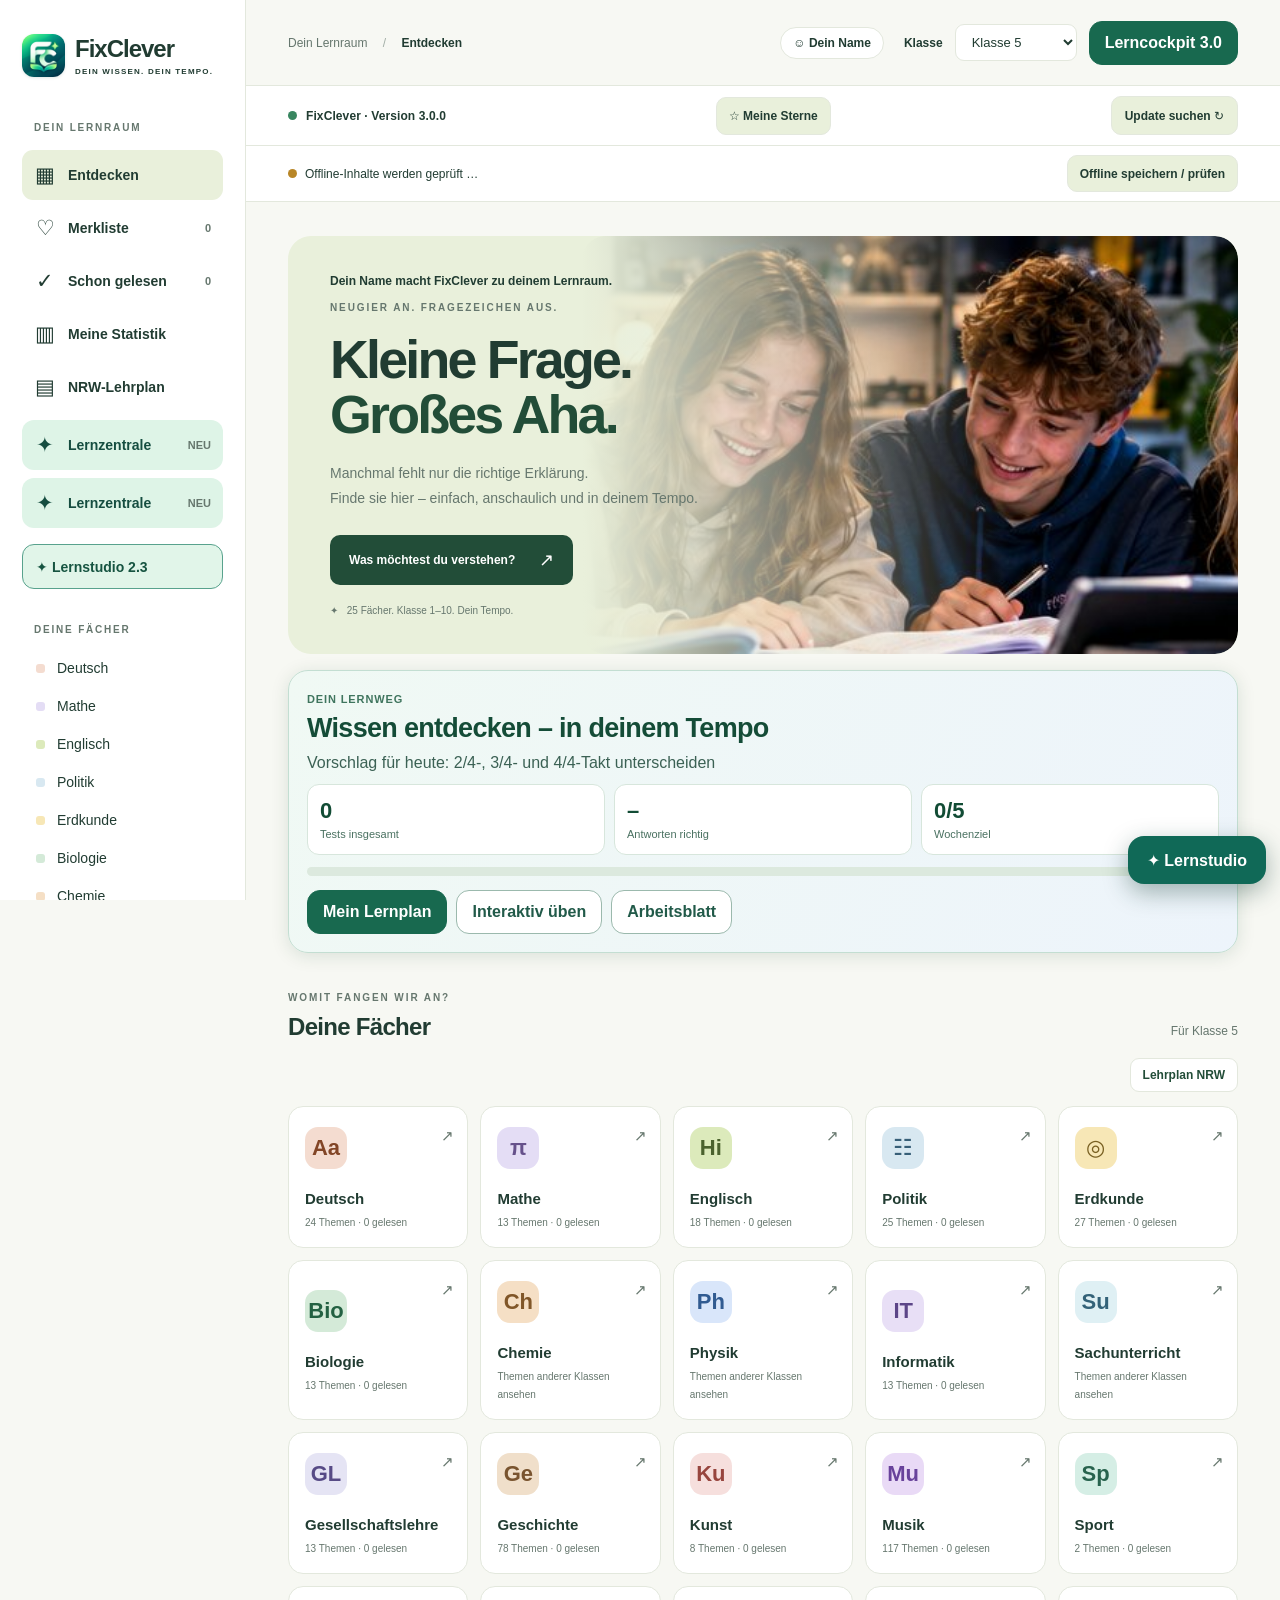
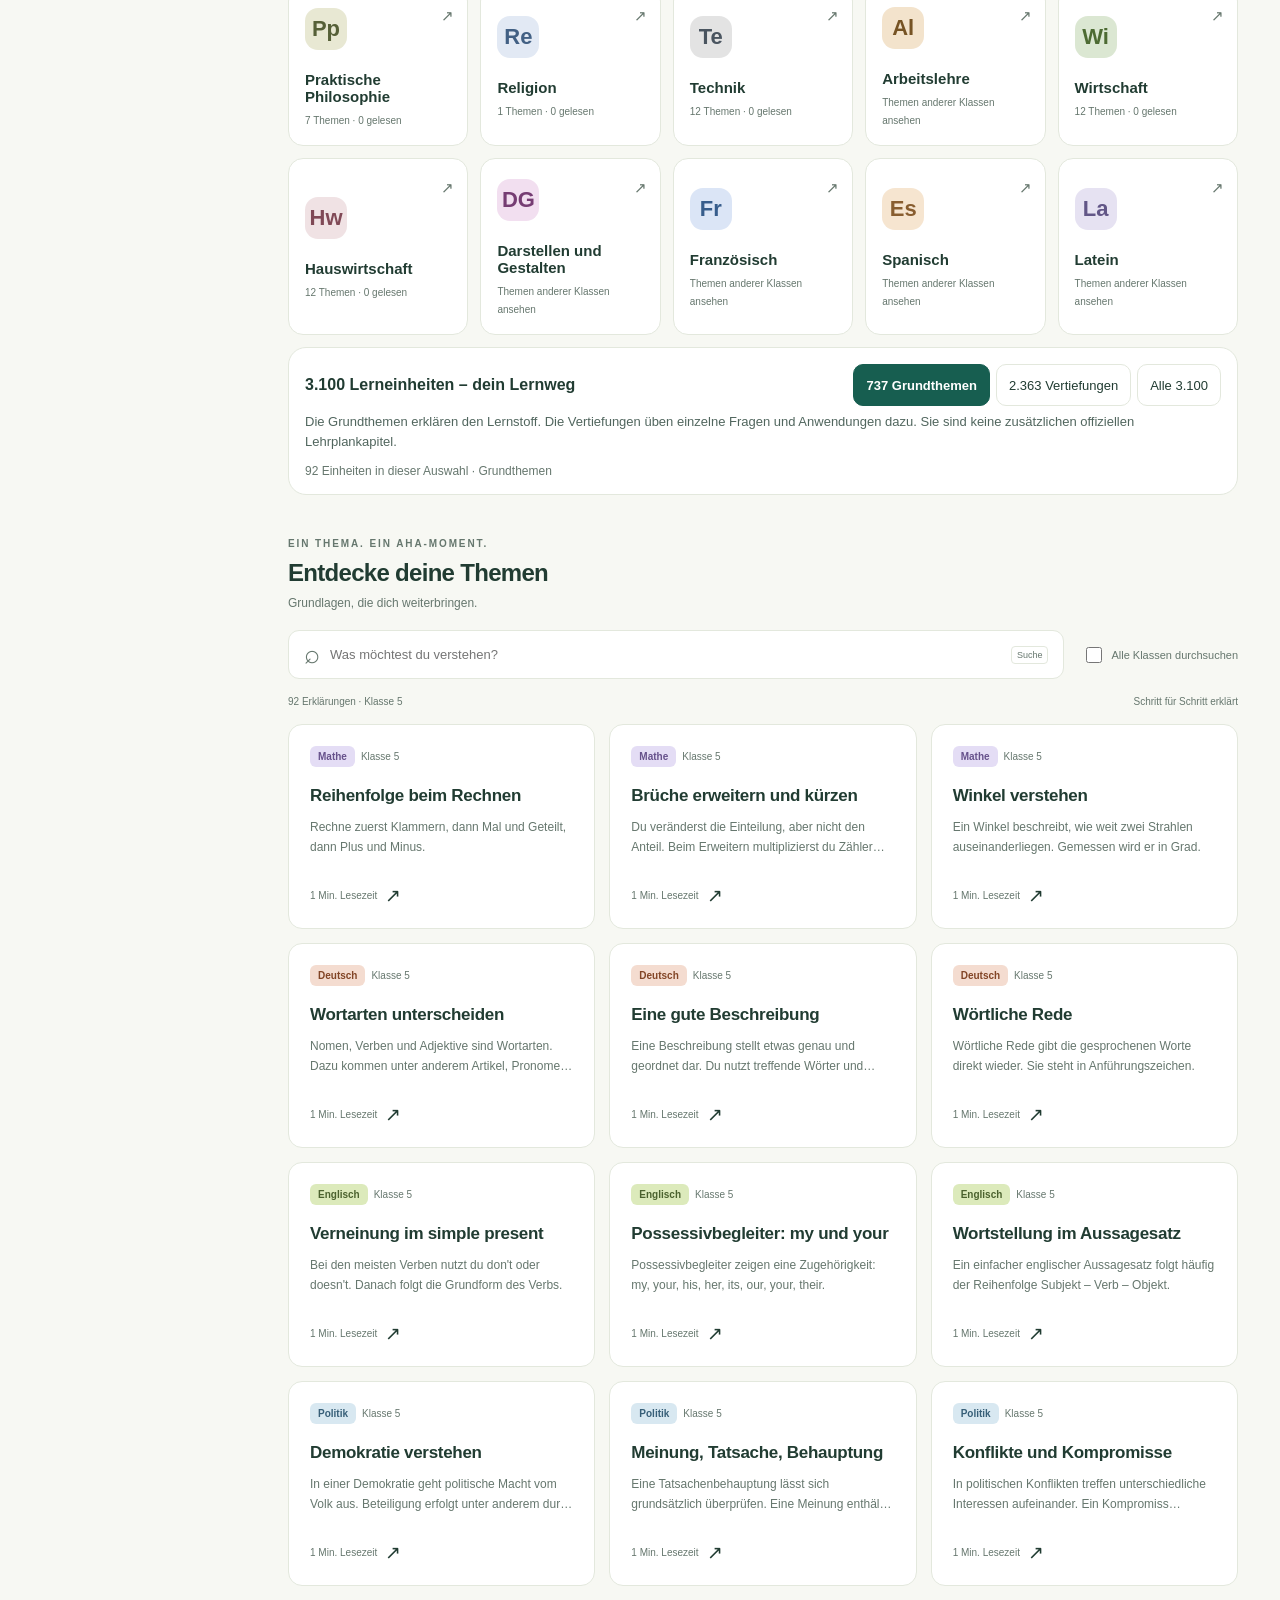
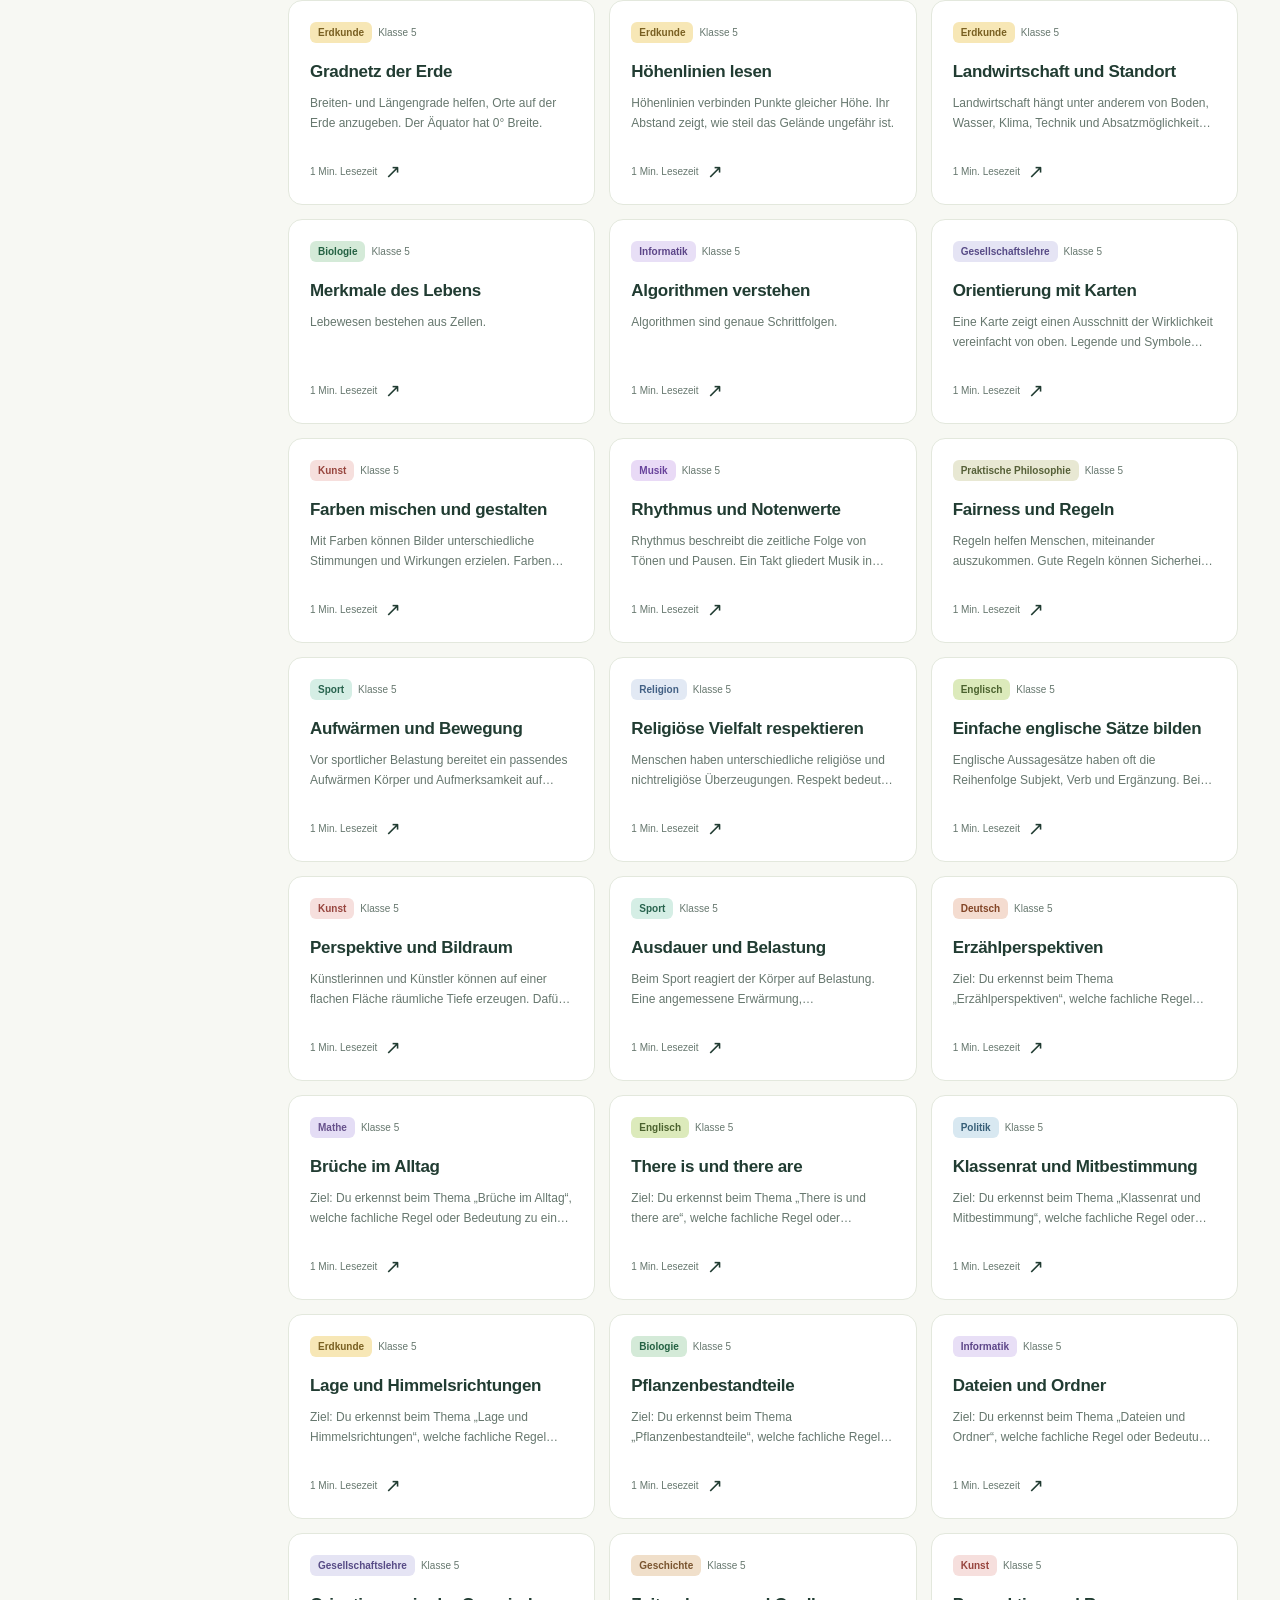
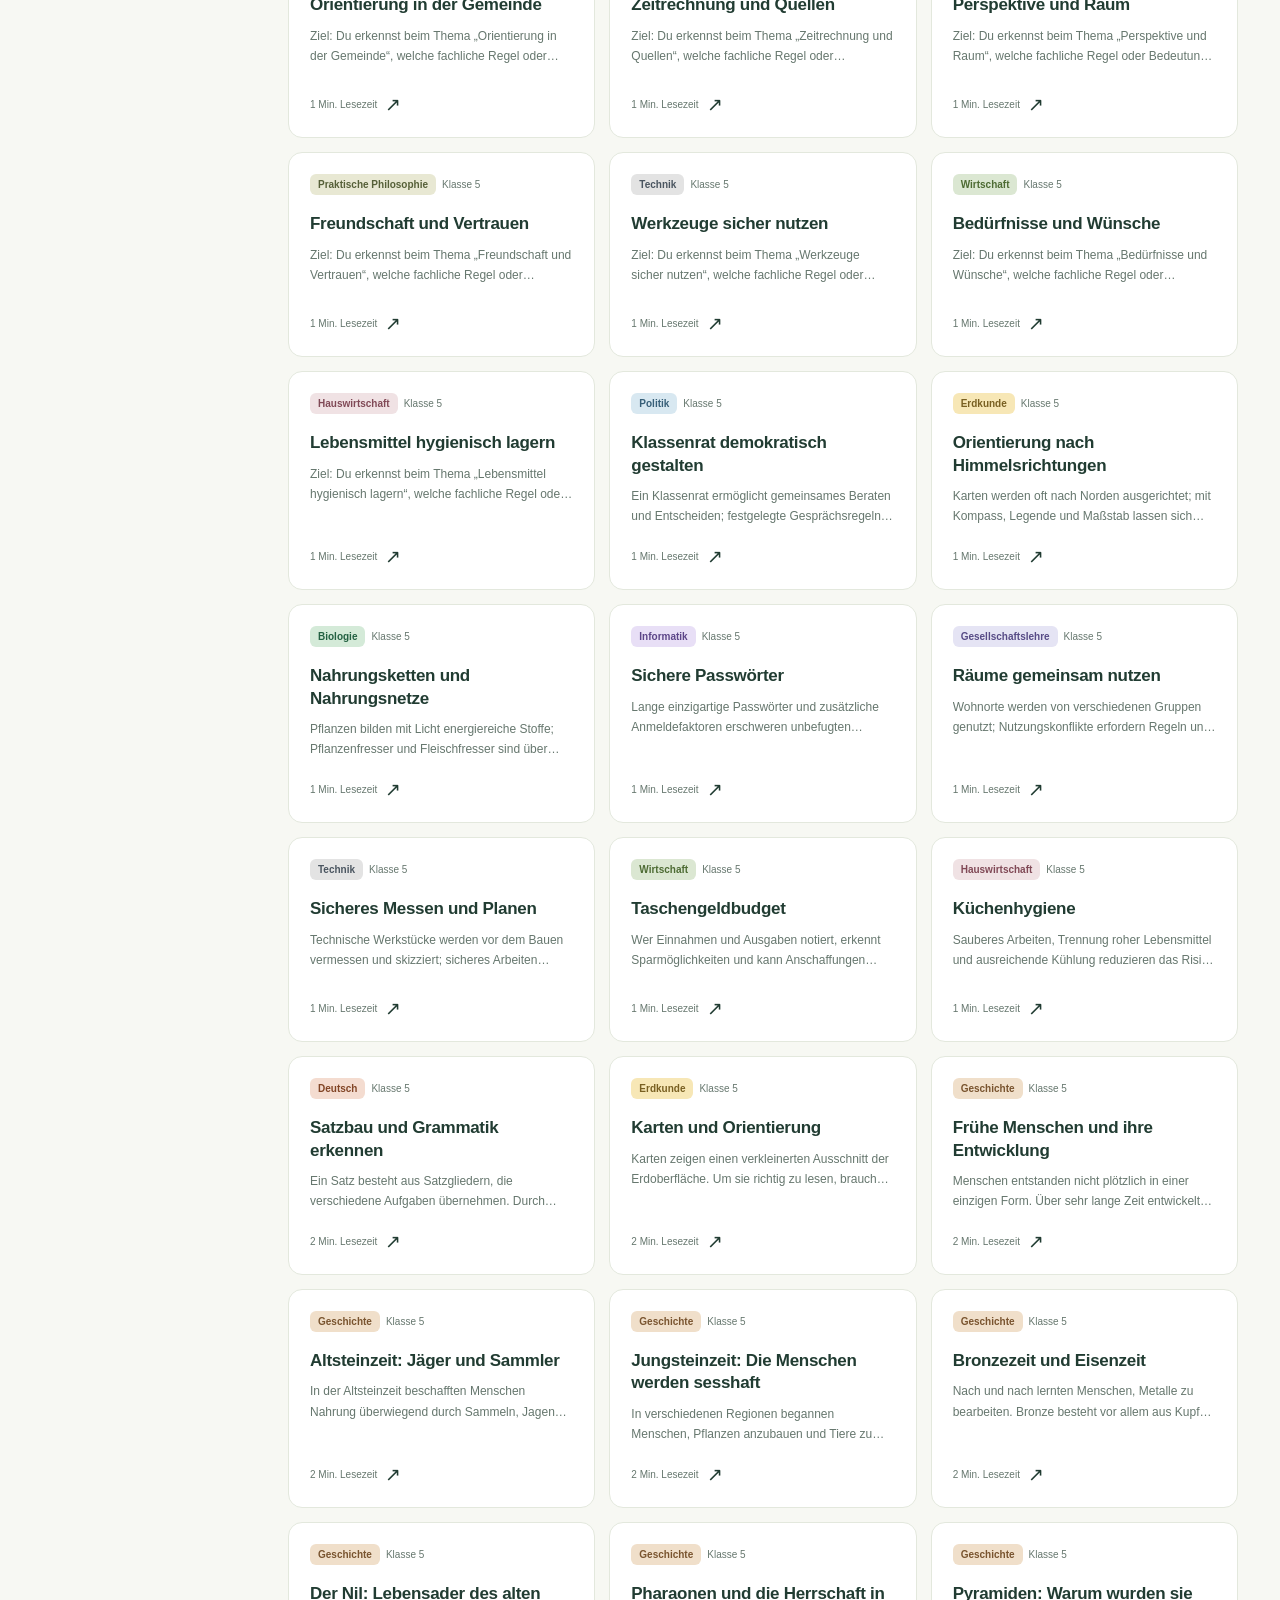
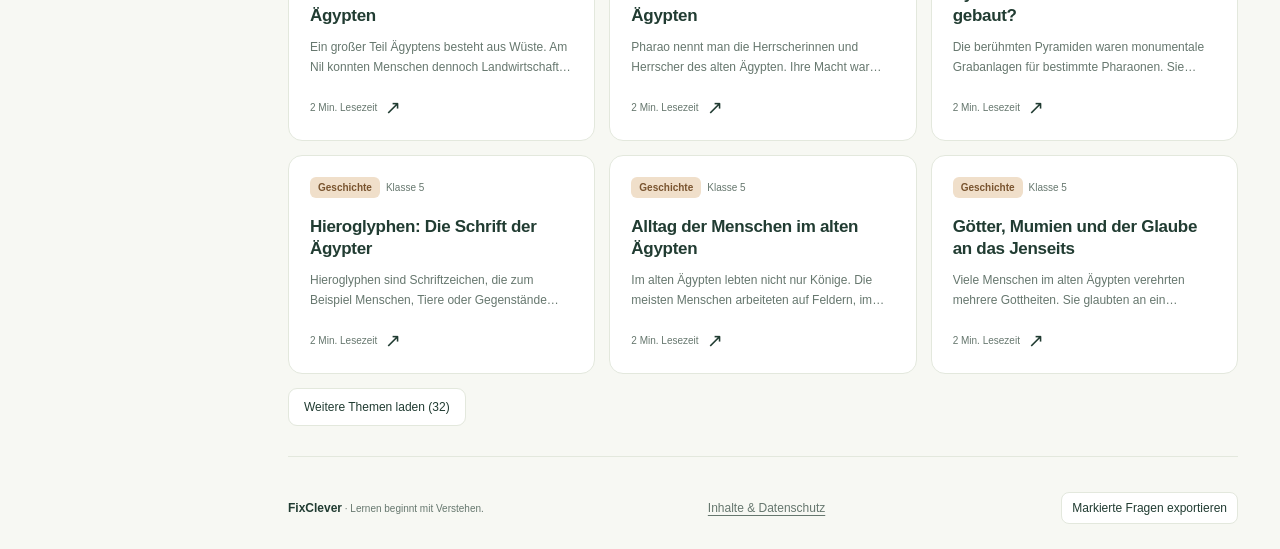
<file: index.html>
<!doctype html>
<html lang="de"><head><meta charset="utf-8"><meta name="viewport" content="width=device-width,initial-scale=1"><meta name="fixclever-version" content="2.3.3"><meta name="theme-color" content="#f5f6f0"><meta name="description" content="FixClever: 3.100 Lerneinheiten mit 737 Grundthemen in 25 Fächern, verständliche Erklärungen, fünf Beispiele, zehn Testfragen und individuelle Lernstatistik. NRW-orientierte Lernhilfe; keine amtlich zertifizierte Vollständigkeit."><title>FixClever · Verstehen macht den Unterschied</title><link rel="icon" href="./icon.svg?v=2.3.3" type="image/svg+xml"><link rel="icon" href="./favicon-32.png?v=2.3.3" type="image/png" sizes="32x32"><link rel="apple-touch-icon" sizes="180x180" href="./apple-touch-icon.png?v=2.3.3"><link rel="manifest" href="./manifest.webmanifest?v=2.3.3"><meta name="apple-mobile-web-app-capable" content="yes"><meta name="apple-mobile-web-app-status-bar-style" content="default"><meta name="apple-mobile-web-app-title" content="FixClever"><link rel="stylesheet" href="style.css?v=2.3.3"><style>
/* Zusätzliche Fächer bleiben auf kleinen Displays erreichbar. */
.sidebar{overflow-y:auto;overscroll-behavior:contain}.sidebar-bottom{flex-shrink:0;padding-bottom:18px}
.subject-card{min-width:0}.subject-card small{line-height:1.4}
.fix-subject-note{margin:12px 0 0;color:var(--muted);font-size:13px}
.fix-subject-controls{display:flex;gap:10px;flex-wrap:wrap;margin:10px 0 20px}
.fix-subject-controls button{border:1px solid var(--border);background:var(--surface);border-radius:999px;padding:10px 14px;font-weight:650}
.fix-subject-controls button:focus-visible{outline:3px solid #8273d1}
@media(max-width:800px){.sidebar{overflow:visible}.subjects{grid-template-columns:repeat(2,minmax(0,1fr))}}
@media(max-width:470px){.subjects{grid-template-columns:repeat(2,minmax(0,1fr))}.subject-card{padding:14px}}
</style><style>
/* FixClever 2.3.3: mobile-friendly curriculum overview */
.nrw-intro-action{display:flex;justify-content:flex-end;margin:4px 0 14px}.nrw-header-link{font-size:12px;font-weight:700;white-space:nowrap;color:var(--accent);background:var(--surface);border:1px solid var(--border);border-radius:9px;padding:9px 12px}
.nrw-sheet{max-width:1050px;margin:0 auto;padding-bottom:48px}
.nrw-heading{font-size:clamp(30px,4vw,48px);margin:15px 0 12px}
.nrw-sheet>p{line-height:1.7;color:var(--muted)}
.nrw-sheet h2{margin:28px 0 8px;font-size:22px}
.nrw-numbers{display:grid;grid-template-columns:repeat(3,minmax(0,1fr));gap:12px;margin:24px 0}
.nrw-numbers>div{background:var(--surface);border:1px solid var(--border);border-radius:15px;padding:17px;display:grid;gap:7px}
.nrw-numbers strong{font-size:24px}.nrw-numbers span{color:var(--muted);font-size:12px}
.nrw-sources,.nrw-entries{display:grid;grid-template-columns:repeat(2,minmax(0,1fr));gap:9px;margin:13px 0}
.nrw-source,.nrw-entry{border:1px solid var(--border);border-radius:12px;background:var(--surface);padding:13px 15px}
.nrw-source{display:block;text-decoration:none}.nrw-source:hover{text-decoration:underline}.nrw-source span,.nrw-entry small{display:block;color:var(--muted);font-size:12px;margin-top:5px}
.nrw-entry strong{font-size:15px}.nrw-entry p{margin:7px 0;color:var(--muted);font-size:13px}
.nrw-entry button{background:var(--hero);border:0;padding:8px 12px;border-radius:7px;margin-top:7px}
.nrw-filter-label{margin-right:8px;font-weight:650;font-size:13px}
@media(max-width:800px){.nrw-sources,.nrw-entries{grid-template-columns:1fr}.nrw-numbers{grid-template-columns:1fr}}
@media(max-width:560px){.nrw-header-link{font-size:11px;padding:7px}.top-actions{gap:6px}.nrw-sheet h2{font-size:19px}}
</style><style>
/* FixClever 2.3.3: Kontrastkorrektur für das dunkle Design ab Klasse 8. */
body[data-theme="senior"]{color:#F2F5FC;background:var(--bg)}
body[data-theme="senior"] .brand,
body[data-theme="senior"] .breadcrumb strong,
body[data-theme="senior"] h1,
body[data-theme="senior"] h2,
body[data-theme="senior"] h3,
body[data-theme="senior"] .subject-card strong,
body[data-theme="senior"] .lesson-card h3,
body[data-theme="senior"] .section-heading h2,
body[data-theme="senior"] #hero-title,
body[data-theme="senior"] .reader-body,
body[data-theme="senior"] .stats-shell,
body[data-theme="senior"] #nrw-curriculum{color:#F2F5FC}
body[data-theme="senior"] #hero-title em{color:#C5B7FF}
body[data-theme="senior"] .subject-card,
body[data-theme="senior"] .lesson-card,
body[data-theme="senior"] .stats-panel,
body[data-theme="senior"] .question-box{color:#F2F5FC}
body[data-theme="senior"] .small-muted,
body[data-theme="senior"] .subject-card small,
body[data-theme="senior"] .lesson-card small,
body[data-theme="senior"] .hero-note,
body[data-theme="senior"] .hero-description,
body[data-theme="senior"] #hero-description{color:#C8D2E3}
body[data-theme="senior"] .subject-icon{color:var(--tile-ink)}
body[data-theme="senior"] .reader-meta,
body[data-theme="senior"] .reader-body p,
body[data-theme="senior"] .reader-end p{color:inherit}
body[data-theme="senior"] .reader-end p{color:#C8D2E3}
body[data-theme="senior"] .eyebrow{color:#C8D2E3}
body[data-theme="senior"] .nav-button,
body[data-theme="senior"] .side-subject{color:#F2F5FC}
body[data-theme="senior"] .nav-button.active{color:#F2F5FC}

/* Version und Update auf dem iPhone dauerhaft sichtbar. */
.fc-update-bar{box-sizing:border-box;display:flex;align-items:center;justify-content:space-between;gap:12px;flex-wrap:wrap;padding:10px 42px;border-bottom:1px solid var(--border);background:var(--surface);color:var(--ink)}
.fc-update-details{display:flex;align-items:center;gap:9px;font-size:12px;letter-spacing:.1px}
.fc-update-dot{display:inline-block;width:9px;height:9px;border-radius:100%;background:#388660;flex:none}
.fc-update-actions{display:flex;align-items:center;justify-content:flex-end;gap:10px;flex-wrap:wrap}
.fc-update-actions button{background:var(--hero);border:1px solid var(--border);color:var(--ink);border-radius:10px;font-weight:750;padding:9px 13px;font-size:12px;min-height:39px;touch-action:manipulation}
.fc-update-actions button:hover{border-color:var(--accent)}
.fc-update-actions button:disabled{opacity:.65;cursor:wait}
#fc-update-open:not([hidden]){background:var(--accent);color:#192334}
#fc-update-message{font-size:11px;color:var(--muted);max-width:260px}
body[data-theme="senior"] .fc-update-dot{background:#A5E2B8}
body[data-theme="senior"] #fc-update-open:not([hidden]){color:#182034}
@media(max-width:850px){.fc-update-bar{padding:10px 22px}}
@media(max-width:590px){.fc-update-bar{padding:10px 18px;gap:8px}.fc-update-details{font-size:11px}.fc-update-actions{gap:7px}.fc-update-actions button{font-size:11px;padding:8px 10px;min-height:36px}#fc-update-message{flex-basis:100%;order:3;max-width:none;text-align:right}}
@media print{.fc-update-bar{display:none!important}}
</style><style>
/* Neue Tests und Lernbelohnungen – responsive, hell/dunkel und barrierearm. */
.answer-options{display:grid;grid-template-columns:repeat(2,minmax(0,1fr));gap:10px}
.answer-option{min-width:0;overflow-wrap:anywhere;align-items:flex-start}
.option-letter{flex:none}
.fc-reward-open{font:inherit;font-size:12px;font-weight:750;border:1px solid var(--border);border-radius:10px;background:var(--hero);color:var(--ink);padding:9px 12px;min-height:38px;cursor:pointer}
.fc-reward-open:focus-visible,.fc-reward-close:focus-visible,.fc-reward-result-open:focus-visible{outline:3px solid var(--accent);outline-offset:2px}
.fc-reward-open:hover{border-color:var(--accent)}
#fc-rewards-dialog{width:min(580px,calc(100vw - 26px));max-height:min(86vh,780px);border:1px solid var(--border);border-radius:19px;box-shadow:0 20px 70px #0005;padding:23px;background:var(--surface);color:var(--ink);overflow:auto}
#fc-rewards-dialog::backdrop{background:#0a1225aa}
.fc-reward-head{display:flex;align-items:flex-start;justify-content:space-between;gap:15px}
.fc-reward-head h2{font-size:23px;line-height:1.22;margin:8px 0 18px;color:var(--ink)}
.fc-reward-close{border:1px solid var(--border);border-radius:10px;background:var(--soft);color:var(--ink);padding:9px 14px;cursor:pointer}
.fc-reward-big{border-radius:14px;background:var(--hero);padding:18px;margin-bottom:15px;color:var(--ink)}
.fc-reward-big strong{font-size:37px}.fc-reward-big strong span{color:#a17c17}
.fc-reward-big p{margin:5px 0 14px;font-weight:700}.fc-reward-big small{color:var(--muted)}
.fc-reward-progress{height:10px;overflow:hidden;background:var(--border);border-radius:20px;margin-bottom:8px}
.fc-reward-progress span{display:block;height:100%;background:var(--accent);border-radius:20px}
.fc-reward-note{font-size:13px;line-height:1.6;color:var(--muted)}
#fc-rewards-dialog h3{font-size:17px;color:var(--ink);margin:22px 0 12px}
#fc-rewards-dialog h3 small{color:var(--muted);font-weight:400}
.fc-reward-badges{display:grid;grid-template-columns:repeat(2,minmax(0,1fr));gap:10px}
.fc-reward-badge{border:1px solid var(--border);padding:12px;border-radius:12px;display:grid;gap:4px;min-width:0}
.fc-reward-badge span{font-size:23px;color:#ad8726}.fc-reward-badge strong{font-size:13px;color:var(--ink)}.fc-reward-badge small{font-size:11px;color:var(--muted);line-height:1.5}
.fc-reward-badge.locked{opacity:.55}.fc-reward-done{margin-top:18px;width:100%}
.fc-result-reward,.fc-reward-stat{padding:15px 18px;border:1px solid var(--border);border-radius:12px;background:var(--soft);margin:18px 0;color:var(--ink)}
.fc-result-reward strong,.fc-reward-stat strong{display:block;font-size:18px;color:var(--ink)}
.fc-result-reward p{font-size:13px;margin:5px 0 12px;color:var(--muted)}
.fc-result-reward button,.fc-reward-stat button{border:0;background:transparent;text-decoration:underline;color:var(--ink);font:inherit;font-size:12px;cursor:pointer;margin-top:8px}
.fc-reward-stat{display:flex;align-items:center;justify-content:space-between;gap:8px;flex-wrap:wrap;margin-bottom:16px;font-size:12px}
@media(max-width:670px){.answer-options{grid-template-columns:1fr}.fc-reward-badges{grid-template-columns:repeat(2,minmax(0,1fr))}.fc-reward-open{font-size:11px}.fc-reward-big strong{font-size:31px}}
@media(max-width:440px){.fc-reward-head h2{font-size:20px}.fc-reward-badges{grid-template-columns:1fr}.fc-reward-open{padding:8px 10px}}
@media print{.fc-reward-open,#fc-rewards-dialog,.fc-result-reward{display:none!important}}

</style><style>
/* FixClever 2.3.3: Jugendliche statt Eulenmaskottchen, responsives Startmotiv. */
.hero{isolation:isolate}
.hero-copy{position:relative;z-index:2}
.fc15-youth-photo{position:absolute;z-index:1;inset:0 0 0 auto;width:69%;border-radius:inherit;pointer-events:none;
background-image:linear-gradient(to right,var(--hero) 0%,rgba(0,0,0,0) 65%),url("[data-uri]");
background-size:cover,cover;background-position:center,center center;background-repeat:no-repeat}
body[data-theme="senior"] .fc15-youth-photo{opacity:.92}
.fc15-intro{font-size:11px;color:var(--muted);margin:4px 0 13px}
.fc15-examples ol{list-style:none;padding:0;counter-reset:case;display:grid;grid-template-columns:1fr;gap:12px}
.fc15-examples li{counter-increment:case;padding:12px 14px 12px 48px;background:var(--surface);border:1px solid var(--border);border-radius:12px;position:relative;line-height:1.6;overflow-wrap:anywhere}
.fc15-examples li::before{content:counter(case);position:absolute;left:12px;top:11px;background:var(--accent);color:var(--bg);border-radius:50%;height:27px;width:27px;display:grid;place-items:center;font-size:12px;font-weight:bold}
body[data-theme="senior"] .fc15-examples li::before{color:#162033}
@media(max-width:850px){.fc15-youth-photo{width:72%;opacity:.7}}
@media(max-width:590px){.fc15-youth-photo{width:100%;opacity:.28;background-position:center center}.hero-copy{max-width:100%}.hero h1{max-width:260px}.fc15-examples li{padding:13px 12px 13px 43px}}
@media print{.fc15-youth-photo{display:none}}

body[data-theme="senior"] .hero-copy h1,body[data-theme="senior"] .hero-copy h1 span{color:#F2F5FC}

body[data-theme="junior"] .hero-copy,body[data-theme="middle"] .hero-copy{color:var(--ink)}
</style><style>/* Zur fachlichen Nachprüfung markierbare Quizfragen. */
.fc16-flag{background:var(--surface);color:var(--ink);border:1px solid var(--border);padding:10px 12px;margin-top:14px;border-radius:10px;font-size:12px;font-weight:650}
.fc16-flag:focus-visible,.fc16-export:focus-visible{outline:3px solid #8273d1;outline-offset:2px}
.fc16-export{margin-left:12px;padding:8px 10px;border:1px solid var(--border);background:var(--surface);border-radius:8px;color:var(--ink);font-size:12px}
@media(max-width:590px){.fc16-flag{width:100%}.fc16-export{margin-left:0;margin-top:8px}}
@media print{.fc16-flag,.fc16-export{display:none!important}}
</style><style>
/* FixClever 2.3.3 – Offline-App: informative state, independent of color theme. */
.fc-offline-strip{display:flex;justify-content:space-between;align-items:center;gap:10px 16px;flex-wrap:wrap;padding:9px 42px;border-bottom:1px solid var(--border);background:var(--surface);color:var(--ink);font-size:12px}
.fc-offline-line{display:flex;align-items:center;gap:8px;min-width:0;flex:1}
.fc-offline-indicator{height:9px;width:9px;flex:none;border-radius:50%;background:#b88627}
.fc-offline-indicator[data-status="ready"]{background:#40966c}
.fc-offline-indicator[data-status="error"]{background:#c15e52}
.fc-offline-strip button{font:inherit;cursor:pointer;background:var(--hero);border:1px solid var(--border);color:var(--ink);border-radius:10px;padding:9px 12px;font-weight:700;min-height:37px}
.fc-offline-strip button:disabled{cursor:progress;opacity:.65}
body[data-theme="senior"] .fc-offline-strip{color:#f2f5fc}
body[data-theme="senior"] .fc-offline-strip button{color:#f2f5fc}
@media(max-width:850px){.fc-offline-strip{padding:10px 22px}}
@media(max-width:590px){.fc-offline-strip{padding:9px 18px;font-size:11px}.fc-offline-strip button{font-size:11px;padding:8px 11px}}
@media print{.fc-offline-strip{display:none!important}}
</style><style>

/* FixClever 2.3.3: Lernhilfen in ruhigen, gut lesbaren Farben – nicht ausschließlich farbcodiert. */
.fc-support{--fc-blue:#2863a6;--fc-green:#207b50;--fc-orange:#9d5d0c;--fc-red:#b04335;--fc-purple:#7552aa;color:var(--ink);margin:16px 0 25px;min-width:0;font-size:var(--reader-size,18px);line-height:1.7}
.fc-support *{box-sizing:border-box}
.fc-support-head{background:var(--surface);color:var(--ink);border:2px solid var(--border);border-radius:17px;padding:20px;margin-bottom:14px}
.fc-support-head h2{font-size:1.3em!important;margin:0 0 7px}
.fc-support-head p{margin:0 0 12px;line-height:1.6}
.fc-support-switches,.fc-reader-options{display:flex;flex-wrap:wrap;gap:8px;align-items:center}
.fc-support button{font:inherit;border-radius:11px;border:2px solid var(--border);padding:8px 13px;min-height:44px;background:var(--surface);color:var(--ink);cursor:pointer}
.fc-support button:focus-visible{outline:3px solid #f5a623;outline-offset:3px}
.fc-support button[aria-pressed="true"],.fc-support button.fc-primary{background:#235d89;color:#fff;border-color:#235d89;font-weight:750}
.fc-support button.fc-primary:disabled{opacity:.48;cursor:not-allowed}
.fc-reader-options{padding-top:12px;margin-top:12px;border-top:1px solid var(--border)}
.fc-support .fc-reader-options button{font-size:.81em;padding:7px 11px;min-height:40px}
.fc-support .fc-reader-options button[aria-pressed="true"]{background:#32586b;color:#fff}
.fc-stepper{display:flex;justify-content:space-between;gap:8px;align-items:center;margin:12px 0}
.fc-stepper .fc-step-count{font-size:.83em;font-weight:750;color:var(--ink)}
.fc-stepper button{font-size:.82em;padding:7px 9px;min-height:38px}
.fc-stepper button:disabled{opacity:.45;cursor:not-allowed}
.fc-guide-grid{display:grid;gap:14px}
.fc-guide-panel{border-radius:15px;padding:17px 19px;border:2px solid var(--border);background:var(--surface);color:var(--ink);min-width:0;overflow-wrap:anywhere}
.fc-guide-panel[data-tone="blue"]{border-inline-start:6px solid var(--fc-blue)}
.fc-guide-panel[data-tone="green"]{border-inline-start:6px solid var(--fc-green)}
.fc-guide-panel[data-tone="orange"]{border-inline-start:6px solid var(--fc-orange)}
.fc-guide-panel[data-tone="red"]{border-inline-start:6px solid var(--fc-red)}
.fc-guide-panel[data-tone="purple"]{border-inline-start:6px solid var(--fc-purple)}
.fc-guide-panel h3{font-size:1.08em;line-height:1.4;margin:0 0 10px!important;color:var(--ink)}
.fc-guide-panel p{font-size:1em!important;margin:9px 0!important;line-height:1.72!important;color:var(--ink)!important}
.fc-guide-panel .fc-eyebrow{font-size:.74em;font-weight:850;letter-spacing:.04em;display:block;margin:0 0 6px}
.fc-terms{display:grid;gap:9px;margin:8px 0}
.fc-term{border:1px solid var(--border);border-radius:10px;padding:11px;background:var(--hero);color:var(--ink)}
.fc-term strong{display:block;margin:0 0 4px}
.fc-term span{display:block;line-height:1.6}
.fc-arrow-line{display:flex;align-items:center;gap:8px;flex-wrap:wrap;margin:14px 0 4px}
.fc-arrow-line .fc-item{padding:9px 11px;border:2px solid var(--border);border-radius:10px;background:var(--surface);color:var(--ink);flex:1 1 135px}
.fc-arrow-line .fc-item:last-child{border-color:var(--fc-green)}
.fc-arrow-line .fc-arrow{font-size:1.35em;color:var(--ink);font-weight:800}
.fc-sample-pair{display:grid;grid-template-columns:1fr;gap:9px;margin:10px 0}
.fc-sample-pair > div{border:1px solid var(--border);border-radius:10px;padding:12px;background:var(--hero)}
.fc-sample-pair strong{display:block;margin-bottom:4px}
.fc-sample-pair p{margin:3px 0!important}
.fc-minitask{padding:14px;border:2px dashed var(--fc-purple);border-radius:12px;margin:12px 0}
.fc-minitask details{margin-top:10px}
.fc-minitask summary{cursor:pointer;font-weight:750;padding:9px 0;color:var(--ink)}
.fc-support .fc-studyline{border-bottom:2px dashed #7e8992;display:block;margin:8px 0 16px;padding-bottom:8px}
.fc-support[data-line="on"] .fc-guide-panel p:focus,.fc-support[data-line="on"] .fc-guide-panel p:active,.fc-support[data-line="on"] .fc-guide-panel .fc-reading-active{background:#fff1af!important;color:#1b2532!important;box-shadow:0 0 0 4px #fff1af;border-radius:2px}
.fc-support[data-line="on"] .fc-guide-panel p{cursor:pointer}
.fc-support[data-large="on"]{font-size:calc(var(--reader-size,18px) + 3px)}
.fc-support[data-space="on"] .fc-guide-panel p{line-height:2.05!important;letter-spacing:.035em;word-spacing:.11em}
.fc-tiny-note{font-size:.8em!important;line-height:1.6!important;margin:10px 0 0!important}
.fc-original-exp{border:1px solid var(--border);padding:12px 16px;margin:20px 0;border-radius:12px;background:var(--surface);color:var(--ink)}
.fc-original-exp summary{font-size:.95em;cursor:pointer;font-weight:700;padding:5px 0}
.fc-original-exp .explain-step{margin:10px 0}
.fc-guide-example-grid{display:grid;grid-template-columns:repeat(auto-fit,minmax(210px,1fr));gap:10px}
.fc-visual{border-radius:14px;border:2px solid var(--border);padding:13px;margin:14px 0;background:var(--hero);color:var(--ink);max-width:100%;overflow-x:auto}
.fc-visual h4{font-size:.92em;margin:0 0 9px}
.fc-numberline{display:grid;grid-template-columns:repeat(11,minmax(20px,1fr));gap:0;padding:14px 0 4px;min-width:300px}
.fc-numberline span{position:relative;text-align:center;border-top:3px solid #41596e;padding-top:12px;font-size:.76em;font-weight:700}
.fc-numberline span:before{content:'';height:10px;position:absolute;border-left:2px solid #41596e;left:50%;top:-6px}
.fc-numberline span.fc-mark{background:#b8e6cf;border-radius:8px;color:#114e36;outline:2px solid #267454}
.fc-fraction{display:flex;max-width:430px;margin:12px auto 5px;gap:2px;height:46px}
.fc-fraction div{flex:1;background:#f3f5f9;border:2px solid #64748b;border-radius:3px}
.fc-fraction div.fc-on{background:#4b92d6;border-color:#1f5c95}
.fc-grid-cells{display:grid;grid-template-columns:repeat(10,minmax(18px,1fr));gap:2px;max-width:330px;margin:8px auto}
.fc-grid-cells span{height:24px;border:1px solid #576579;background:#e6edf5}
.fc-grid-cells .fc-on{background:#4f9e76}
.fc-colored-sentence{display:flex;gap:8px;flex-wrap:wrap;margin:14px 0}
.fc-colored-sentence span{border-radius:9px;padding:7px 12px;background:#d3e5ff;color:#0c3e73;font-weight:750}
.fc-colored-sentence span:nth-child(2){background:#d8f0df;color:#185331}
.fc-colored-sentence span:nth-child(3){background:#ffebc8;color:#744708}
.fc-visual p{color:var(--ink)!important;line-height:1.5!important}
body[data-theme="senior"] .fc-support{--fc-blue:#77afff;--fc-green:#82e2ac;--fc-orange:#ffd282;--fc-red:#ff9b8e;--fc-purple:#ccb0ff}
body[data-theme="senior"] .fc-support .fc-guide-panel,body[data-theme="senior"] .fc-support .fc-support-head,body[data-theme="senior"] .fc-support .fc-original-exp{background:#192d41;color:#fff;border-color:#48617b}
body[data-theme="senior"] .fc-support .fc-guide-panel h3,body[data-theme="senior"] .fc-support .fc-guide-panel p,body[data-theme="senior"] .fc-support .fc-support-head p,body[data-theme="senior"] .fc-support .fc-support-head h2,body[data-theme="senior"] .fc-support .fc-original-exp{color:#f3f7ff!important}
body[data-theme="senior"] .fc-support .fc-term,body[data-theme="senior"] .fc-support .fc-sample-pair>div,body[data-theme="senior"] .fc-support .fc-visual,body[data-theme="senior"] .fc-support .fc-arrow-line .fc-item{background:#243e56;color:#f8fbff;border-color:#71869c}
body[data-theme="senior"] .fc-support .fc-step-count,body[data-theme="senior"] .fc-support .fc-minitask summary,body[data-theme="senior"] .fc-support .fc-eyebrow{color:#f8fbff}
body[data-theme="senior"] .fc-support button:not([aria-pressed="true"]):not(.fc-primary){background:#243e56;color:#f8fbff;border-color:#71869c}
body[data-theme="senior"] .fc-support .fc-visual p{color:#f8fbff!important}
@media(max-width:650px){.fc-support-head,.fc-guide-panel{padding:14px!important}.fc-support-switches button{flex:1 1 120px}.fc-guide-example-grid{grid-template-columns:1fr}.fc-support{margin-top:8px}.fc-stepper button{font-size:.74em}}
@media print{.fc-support-switches,.fc-reader-options,.fc-stepper{display:none!important}.fc-guide-panel[hidden]{display:block!important}.fc-original-exp{display:block!important}}
@media(prefers-reduced-motion:reduce){.fc-support *{scroll-behavior:auto!important}}

</style><style>

/* FixClever 2.3.3 – Bruchkreise: in jedem Lernmodus lesbare, vollständig lokale Vektorgrafik. */
.fc19-frac{background:#fff;color:#192c39;border:2px solid #b7d2d9;border-radius:18px;padding:17px;margin:18px 0;box-shadow:0 5px 18px rgba(20,51,70,.07);font-size:16px;line-height:1.65;min-width:0;}
.fc19-frac *{box-sizing:border-box}.fc19-frac h3,.fc19-frac h4,.fc19-frac p,.fc19-frac label{color:#192c39!important}
.fc19-frac h3{font-size:1.3em;margin:0 0 7px!important;line-height:1.3}.fc19-frac p{margin:5px 0 10px!important;font-size:1em!important;line-height:1.6!important}
.fc19-intro{font-weight:600}.fc19-tabs,.fc19-view-tabs,.fc19-examples{display:flex;gap:7px;flex-wrap:wrap;margin:10px 0}
.fc19-frac button,.fc19-frac select{font:inherit;border:2px solid #a7bac6;min-height:44px;border-radius:11px;background:#f6f9fc;color:#153246;padding:9px 12px;cursor:pointer}
.fc19-frac button[aria-pressed="true"]{background:#165885;border-color:#165885;color:#fff;font-weight:750}
.fc19-frac button:focus-visible,.fc19-frac select:focus-visible,.fc19-frac input:focus-visible{outline:3px solid #e5a320;outline-offset:2px}
.fc19-views{border-top:1px solid #dbe5ea;margin-top:12px;padding-top:12px}
.fc19-small{font-size:.86em!important;color:#405769!important}
.fc19-live{margin:14px 0 0;padding:11px;border-radius:12px;background:#eff7fa;border:1px solid #bad9e5}
.fc19-picture-row{display:flex;gap:15px;align-items:flex-start;justify-content:center;flex-wrap:wrap;margin:12px 0}
.fc19-figure{margin:0;text-align:center;flex:0 1 212px;max-width:100%;color:#1a3444}
.fc19-figure figcaption{font-weight:750;margin-top:5px;line-height:1.35;color:#183b51}
.fc19-svgrow{display:flex;flex-wrap:wrap;align-items:center;justify-content:center;gap:6px}
.fc19-circle{width:clamp(122px,36vw,175px);height:auto;aspect-ratio:1/1;flex:0 0 auto;max-width:100%}
.fc19-figure[data-multi="true"] .fc19-circle{width:clamp(110px,30vw,135px)}
.fc19-bar{display:flex;width:min(255px,100%);height:56px;margin:13px auto 5px;border:3px solid #324f65;border-radius:6px;overflow:hidden;background:#f0f6fa}
.fc19-bar>span{flex:1;border-right:2px solid #fff;background:#edf2f5;min-width:0}
.fc19-bar>span:last-child{border-right:0}.fc19-bar>span.fc19-painted{background:#1e789b}
.fc19-equation{text-align:center;font-weight:850;font-size:1.4em;color:#18394d;overflow-wrap:anywhere;margin:11px 0}
.fc19-chips{display:flex;flex-wrap:wrap;justify-content:center;gap:12px;margin:12px 0}
.fc19-chip{display:flex;align-items:center;gap:8px;border:1px solid #c7d6dd;border-radius:12px;padding:7px 11px;background:#f5f9fb}
.fc19-chip strong{font-size:1.35em;color:#4f2f91}.fc19-chip:last-child strong{color:#086976}
.fc19-help{padding:13px;background:#f8f5ea;border-left:5px solid #be8820;border-radius:10px;color:#2f3c42}
.fc19-help strong{display:block;margin-bottom:4px}
.fc19-steps{background:#f6faf7;padding:12px 12px 12px 34px;border-radius:12px;border-left:5px solid #34845a;margin:11px 0;line-height:1.65}
.fc19-steps li{padding:4px 0 4px 1px;color:#192c39!important}
.fc19-adjust{border:1px solid #cfdae0;border-radius:12px;padding:12px;margin:12px 0}
.fc19-adjust-row{display:flex;gap:9px;align-items:center;flex-wrap:wrap;justify-content:center;margin:12px 0}
.fc19-adjust-row label{font-size:.93em;font-weight:750}
.fc19-adjust-row select{min-width:74px;background:white}
.fc19-adjust-row input[type=range]{width:min(290px,100%);accent-color:#165885}
.fc19-adjust-row button{min-width:47px;font-size:1.15em;font-weight:800}
.fc19-figure + .fc19-figure{margin-top:0}
.fc19-model-name{font-weight:750;text-align:center;padding-top:6px;font-size:.95em;color:#39566b}
.fc19-caption{font-size:.84em!important;line-height:1.45!important;color:#39566b!important;text-align:center}
.fc19-frac-number{display:inline-flex;vertical-align:middle;flex-direction:column;align-items:center;line-height:1.12;font-weight:850;min-width:24px}
.fc19-frac-number .fc19-num{color:#61369d;border-bottom:2px solid #344960;width:100%;padding-bottom:2px}
.fc19-frac-number .fc19-den{color:#076c76;padding-top:2px}
.fc19-notes{margin-top:10px}
.fc19-frac[hidden]{display:none!important}
@media(max-width:500px){.fc19-frac{padding:11px 9px;font-size:15px}.fc19-tabs button{flex:1 1 112px;padding:9px 7px;font-size:.88em}.fc19-examples button{flex:1 1 64px;padding:8px 5px}.fc19-circle{width:clamp(122px,40vw,170px)}.fc19-figure{flex-basis:148px}.fc19-adjust-row{gap:6px}.fc19-chips{gap:6px}.fc19-figure[data-multi="true"] .fc19-circle{width:112px}}
@media print{.fc19-frac button,.fc19-adjust,.fc19-tabs,.fc19-view-tabs,.fc19-examples{display:none!important}.fc19-frac{box-shadow:none;break-inside:avoid}}

</style><style>
/* FixClever 2.3.3: Vollständig lokale visuelle Mathewerkstatt */
.fc190-lab{--fc190-ink:#183044;--fc190-blue:#185f97;--fc190-green:#167349;--fc190-amber:#a66005;--fc190-paper:#fff;--fc190-muted:#4c6376;--fc190-stroke:#c1d7df;--fc190-soft:#edf7fb;background:#fff;color:var(--fc190-ink);margin:16px 0 22px;border:2px solid var(--fc190-stroke);border-radius:20px;padding:clamp(12px,3vw,22px);line-height:1.72;font-size:var(--reader-size,18px);max-width:100%;min-width:0;overflow-wrap:anywhere;box-shadow:0 5px 18px #122f4b0c;}
.fc190-lab *{box-sizing:border-box}.fc190-lab h2,.fc190-lab h3,.fc190-lab h4,.fc190-lab p,.fc190-lab strong,.fc190-lab span,.fc190-lab li,.fc190-lab label{color:var(--fc190-ink)!important}.fc190-lab h2{font-size:1.24em!important;margin:0 0 5px!important;line-height:1.35!important}.fc190-lab h3{font-size:1.08em!important;margin:14px 0 8px!important;line-height:1.4!important}.fc190-lab p{font-size:1em!important;line-height:1.75!important;margin:5px 0 10px!important}.fc190-lead{font-size:.91em!important;line-height:1.62!important}.fc190-eyebrow{display:block;color:#24638c!important;letter-spacing:.06em;font-size:.69em!important;font-weight:850;text-transform:uppercase;margin-bottom:4px}
.fc190-help{background:#f0f7fc;padding:12px 14px;border-inline-start:5px solid #246da2;border-radius:12px;margin:11px 0}.fc190-help p{margin:0!important;font-size:.95em!important}.fc190-help strong{display:block;margin:0 0 3px!important}
.fc190-pick{display:flex;flex-wrap:wrap;gap:8px;margin:12px 0}.fc190-lab button{font:inherit;line-height:1.35;color:#153449!important;background:#f3f8fc;border:2px solid #acc2d2;border-radius:11px;min-height:44px;padding:8px 12px;cursor:pointer;font-size:.88em}.fc190-lab button[aria-pressed="true"]{background:#155e92!important;border-color:#155e92!important;color:#fff!important;font-weight:800}.fc190-lab button:focus-visible{outline:3px solid #d89014;outline-offset:2px}.fc190-pick button{flex:1 1 108px;max-width:100%;white-space:normal}
.fc190-sample{background:#fcfefd;border:1px solid #c5d7df;border-radius:16px;padding:13px;min-width:0}.fc190-sample .fc190-case-title{font-weight:850;font-size:1.04em}.fc190-drawing{min-width:0;overflow-x:auto;padding:6px 0;max-width:100%;display:flex;justify-content:center}.fc190-figure{width:min(100%,470px);max-width:100%;height:auto;display:block;overflow:visible}.fc190-svg-label{font-family:system-ui,-apple-system,Arial,sans-serif;font-size:14px;fill:#1d3a53;font-weight:650}.fc190-svg-small{font-size:11px}.fc190-svg-strong{font-weight:850;font-size:19px}.fc190-svg-grid{stroke:#d1e0e7;stroke-width:1}.fc190-svg-axis{stroke:#344e65;stroke-width:2}.fc190-svg-accent{stroke:#167bb1;stroke-width:3;fill:none}.fc190-svg-dot{fill:#146b9d}.fc190-svg-secondary{fill:#cb861e}.fc190-answer{display:flex;flex-wrap:wrap;gap:9px;align-items:center;padding:11px 13px;background:#eaf7ef;border-radius:12px;border:1px solid #a7d1b2;margin-top:12px}.fc190-answer span{font-size:.85em}.fc190-answer strong{color:#135c38!important;font-size:1.23em;overflow-wrap:anywhere}
.fc190-steps{margin:8px 0;padding:8px 10px 8px 34px;border-left:4px solid #1e835e;background:#f3faf6;border-radius:8px}.fc190-steps li{padding:5px 0!important;font-size:.94em!important;line-height:1.7!important}.fc190-takeaway{padding:11px 13px;border-radius:11px;background:#fff7e7;border-left:5px solid #bf801b;font-size:.91em!important}.fc190-takeaway strong{color:#74490c!important}.fc190-practice{border:2px dashed #9d88c1;padding:11px 13px;margin-top:12px;border-radius:11px}.fc190-practice summary{cursor:pointer;min-height:40px;display:flex;align-items:center;font-weight:800;color:#53377f!important}.fc190-practice p{font-size:.9em!important}.fc190-nav{display:flex;gap:8px;align-items:center;justify-content:space-between;margin-top:12px}.fc190-nav button{flex:0 1 auto}.fc190-nav span{font-size:.87em;font-weight:800;text-align:center}
.fc190-lab svg [data-ink]{stroke:#254960}.fc190-error{font-size:.88em!important;color:#a63636!important;padding:12px;border:1px dashed #a63636}.fc190-lab[hidden]{display:none!important}
@media(max-width:480px){.fc190-lab{padding:12px 10px;font-size:16px;border-radius:15px}.fc190-pick{gap:6px}.fc190-pick button{flex:1 1 92px;padding:7px 6px}.fc190-sample{padding:9px}.fc190-nav button{font-size:.8em;padding:8px}.fc190-figure{width:100%}}
@media print{.fc190-pick,.fc190-nav{display:none!important}.fc190-lab{border:1px solid #aaa;box-shadow:none;break-inside:avoid}.fc190-practice{display:none}}
@media(prefers-reduced-motion:reduce){.fc190-lab *{animation:none!important;transition:none!important}}

</style><style id="fc191-logo-css">
.fc-brand-logo{display:block;width:43px;height:43px;min-width:43px;object-fit:cover;border-radius:12px;flex:none;box-shadow:0 1px 3px rgba(9,54,49,.12)}
@media(max-width:550px){.fc-brand-logo{width:39px;height:39px;min-width:39px;border-radius:11px}}
@media print{.fc-brand-logo{box-shadow:none}}
</style><style>
/* FixClever 2.3.3 – Scoped, accessible mobile music workshop */
.fc-music-launch{width:100%;display:flex;align-items:center;gap:14px;margin:5px 0 20px;padding:18px;text-align:left;color:#0b4a46;background:linear-gradient(110deg,#e3fff3,#f2faff);border:1px solid #8dcbb4;border-radius:16px;cursor:pointer}.fc-music-launch>span:first-child{font-size:34px;color:#057866}.fc-music-launch>span:nth-child(2){flex:1}.fc-music-launch strong{display:block;font-size:17px}.fc-music-launch small{display:block;line-height:1.5;margin-top:3px;font-size:12px}.fc-music-lesson-link{margin:5px 0 25px;padding:18px;background:#effaf6;border:2px solid #8cc6ad;border-radius:16px;color:#153e38}.fc-music-lesson-link p{line-height:1.6}.fc-music-lesson-link button{display:block;padding:11px 15px;border:0;border-radius:10px;background:#087263;color:white;font-weight:700;cursor:pointer}
.fc-music-dialog{width:min(960px,calc(100vw - 12px));height:min(92vh,980px);max-height:92dvh;max-width:none;margin:auto;padding:0;border:0;border-radius:22px;background:#f4f8f6;color:#123c36;box-shadow:0 25px 90px #052d2e50;overflow:auto}.fc-music-dialog::backdrop{background:#061920c9}.fc-music-dialog *{box-sizing:border-box}.fc-music-dialog button{cursor:pointer;font:inherit}.fc-music-shell>header{padding:23px 24px;display:flex;justify-content:space-between;gap:10px;background:linear-gradient(110deg,#0b5f55,#0a344c);color:white}.fc-music-shell header span{font-size:10px;font-weight:900;letter-spacing:2px;color:#bbf4d3}.fc-music-shell header h2{font-size:clamp(23px,4vw,33px);margin:6px 0;line-height:1.14;color:white}.fc-music-shell header p{margin:6px 0 0;line-height:1.5;font-size:14px;color:#e3f7ef}.fc-music-close{align-self:flex-start;min-width:40px;height:40px;border-radius:14px;border:1px solid #9ddaca88;background:#ffffff25;color:white;font-size:30px!important}.fc-music-tabs{padding:14px 20px;display:flex;gap:9px;flex-wrap:wrap;border-bottom:1px solid #cbdfd7}.fc-music-tabs button{border:1px solid #bcd8cb;border-radius:99px;background:white;padding:10px 15px;color:#1d4b41;font-weight:750;font-size:14px}.fc-music-tabs button[aria-selected="true"]{background:#076e60;color:white}.fc-music-message:empty{display:none}.fc-music-message{margin:12px 20px;padding:12px 15px;border-radius:10px;background:#fff9dc;border:1px solid #e7d892;font-weight:650;font-size:14px;line-height:1.5}.fc-music-shell main{padding:20px}.fc-music-grid{display:grid;grid-template-columns:minmax(0,1.2fr) minmax(0,1fr);gap:18px}.fc-music-score,.fc-music-panel,.fc-music-piano-wrap,.fc-music-rhythm,.fc-music-catalog{min-width:0;padding:18px;border:1px solid #d4e3dc;border-radius:18px;background:white}.fc-music-shell h3{font-size:17px;color:#11463d;margin:0 0 14px}.fc-music-shell p{line-height:1.65}.fc-music-staff{display:block;width:100%;max-width:480px;margin:auto}.fc-music-note-name{font-size:18px;font-weight:750;text-align:center}.fc-music-toolbar{display:flex;gap:8px;flex-wrap:wrap}.fc-music-toolbar button,.fc-music-mode button{padding:11px;border:1px solid #8dbeb0;color:#065b50;background:#ecf8f2;border-radius:10px;font-size:13px;font-weight:750}.fc-music-label{display:block;font-weight:700;margin-top:18px;margin-bottom:7px}.fc-music-panel select{width:100%;padding:10px;border:1px solid #8dbeb0;border-radius:9px;background:white;color:#17433b;font-size:16px}.fc-music-mode{display:flex;gap:8px;flex-wrap:wrap;margin-top:12px}.fc-music-mode button[aria-pressed="true"]{background:#087263;color:white}.fc-music-progress{padding:10px;background:#ecf8f2;border-radius:10px}.fc-music-piano-wrap{margin-top:16px}.fc-music-keyboard{position:relative;display:flex;height:155px;max-width:750px;margin:20px auto 5px;border:3px solid #1b4b45;border-radius:0 0 13px 13px;background:white;overflow:hidden}.fc-music-key{flex:1;display:flex;justify-content:center;align-items:end;padding:8px 0;border:1px solid #a5b4b7;border-top:0;background:linear-gradient(180deg,#fff,#e1e8ea);border-radius:0 0 7px 7px;color:#152d35;font-weight:800}.fc-music-key span{pointer-events:none}.fc-music-key:active,.fc-music-key:focus-visible{background:#c7f3d8}.fc-music-black{position:absolute;top:0;height:57%;width:8%;border:1px solid #222;border-radius:0 0 6px 6px;background:linear-gradient(110deg,#172c34,#050e1d);z-index:2}.fc-music-black:active{background:#365970}.fc-music-footnote{font-size:12px;color:#527168}.fc-music-values{display:grid;grid-template-columns:repeat(auto-fit,minmax(130px,1fr));gap:10px}.fc-music-values button{display:grid;gap:4px;text-align:center;padding:12px 7px;border:1px solid #b9dcd1;border-radius:12px;background:#e9f7f1}.fc-music-value-icon{font-size:32px;min-height:40px;line-height:1.2}.fc-music-values small{font-size:12px;color:#476357}.fc-music-beats{display:flex;gap:10px;justify-content:center;margin:15px auto}.fc-music-beats span{display:grid;place-items:center;width:44px;height:44px;border:1px solid #b6d2c7;border-radius:100%;background:#e8f4ee;font-weight:800}.fc-music-beats span.active{background:#0a6b5e;color:white}.fc-music-rhythm input{width:100%}.fc-music-catalog h4{margin:20px 0 10px;font-size:16px}.fc-music-cards{display:grid;grid-template-columns:repeat(auto-fit,minmax(170px,1fr));gap:10px}.fc-music-cards details,.fc-music-cards article{padding:12px;background:#f0f8f5;border:1px solid #c8ded4;border-radius:10px}.fc-music-cards summary{cursor:pointer;font-weight:800}.fc-music-cards article strong,.fc-music-cards article small{display:block}.fc-music-cards article small{font-size:12px;color:#5c6c68;margin-top:4px}.fc-music-cards p{font-size:13px;margin:9px 0 0}.fc-music-shell footer{padding:16px 24px;background:#e7f2ed;font-size:12px;text-align:center;color:#3e6057}
@media(max-width:680px){.fc-music-dialog{width:100vw;max-height:100dvh;height:100dvh;border-radius:0}.fc-music-shell>header{padding:15px}.fc-music-shell main{padding:12px}.fc-music-tabs{padding:10px;gap:5px}.fc-music-tabs button{padding:9px 11px;font-size:12px}.fc-music-grid{grid-template-columns:1fr}.fc-music-score,.fc-music-panel,.fc-music-piano-wrap,.fc-music-rhythm,.fc-music-catalog{padding:12px}.fc-music-keyboard{height:132px}.fc-music-values{grid-template-columns:repeat(2,minmax(0,1fr))}.fc-music-launch{padding:12px}}
@media(prefers-reduced-motion:reduce){.fc-music-dialog *{animation:none!important;scroll-behavior:auto!important}}
@media print{.fc-music-dialog{display:none!important}}

</style><style>
/* FixClever 2.3.3 – Inhalte nach Lernziel statt 3000 Karten auf einmal. */
.fc200-panel{margin:0 0 20px;border:1px solid var(--border,#d5dfd9);border-radius:18px;background:var(--surface,#fff);padding:16px;color:var(--ink,#19392e)}
.fc200-row{display:flex;align-items:center;justify-content:space-between;gap:12px;flex-wrap:wrap}
.fc200-panel strong{font-size:16px}.fc200-panel p{font-size:13px;line-height:1.55;opacity:.78;margin:6px 0 12px}
.fc200-switch{display:flex;flex-wrap:wrap;gap:6px;align-items:center}
.fc200-switch button{font:inherit;border:1px solid var(--border,#c9d6cf);padding:9px 12px;background:transparent;color:inherit;cursor:pointer;border-radius:10px;font-size:13px;min-height:42px}
.fc200-switch button[aria-pressed=true]{background:#175e50;color:#fff;border-color:#175e50;font-weight:750}
.fc200-notice{font-size:12px;margin-top:10px;color:var(--muted,#536b62)}
.fc200-reader-tag{margin:12px 0;padding:13px 15px;border:1px solid #8bbdb1;border-radius:12px;background:#effaf6;color:#153f35;font-size:14px;line-height:1.65}
.fc200-reader-tag button{display:inline-flex;margin-top:9px;background:#185c4e;border:0;color:white;border-radius:9px;padding:10px 12px;cursor:pointer;font:inherit;font-weight:650}
.fc200-card-kind{font-size:11px;font-weight:700;color:var(--muted,#536b62);margin-left:6px}
@media(max-width:590px){.fc200-panel{padding:12px}.fc200-switch{display:grid;grid-template-columns:repeat(3,minmax(0,1fr));width:100%}.fc200-switch button{font-size:11px;padding:9px 3px}}
@media print{.fc200-panel{display:none!important}}
</style><style>
/* FixClever 2.3.3 – visuelle Kernfachhilfen */
.fc210-banner{border:1px solid #90b8a8;background:#f0f9f3;color:#123a2d;border-radius:16px;padding:16px;margin:12px 0 22px;line-height:1.65}
.fc210-banner h3{font-size:19px;margin:0 0 6px;color:#194f3b}.fc210-banner p{margin:7px 0}
.fc210-example{border-radius:12px;background:#fff;border-left:5px solid #3e8e6a;padding:10px 12px;margin:10px 0;font-size:15px}
.fc210-example:nth-of-type(2n){border-left-color:#497eb7}
.fc210-tools{display:flex;gap:8px;flex-wrap:wrap;margin:14px 0 7px}
.fc210-tools button{font:inherit;background:#174f3e;color:white;border:0;border-radius:10px;padding:10px 13px;min-height:44px;cursor:pointer}
.fc210-reveal{padding:12px;border-radius:10px;background:#deedfc;color:#153b53;line-height:1.65}
.fc210-subject-label{font-weight:bold;color:#145540}
.fc210-numbers{display:flex;flex-wrap:wrap;gap:5px;margin:12px 0}
.fc210-numbers span{display:inline-block;background:#dfecf7;color:#244461;border-radius:8px;padding:4px 9px;min-width:29px;text-align:center}
.fc210-figure{margin:13px 0 5px;background:white;padding:10px;border-radius:12px;border:1px solid #d1e4dd}.fc210-figure svg{width:100%;max-width:390px;display:block;margin:auto}.fc210-figure figcaption{font-size:13px;line-height:1.5;text-align:center;color:#244b40}.fc210-staff{display:block;width:min(100%,440px);height:auto;border-radius:12px;background:#fff;border:1px solid #cddfd7}
@media(max-width:580px){.fc210-banner{padding:12px}.fc210-example{font-size:14px}}
@media print{.fc210-tools{display:none}}
</style><style>
/* FixClever 2.3.3 – Lernzentrale: vollständig lokal, mobil bedienbar */
.fc22-open{border:1px solid #1b846d;background:#116d5d;color:white;border-radius:12px;font-weight:750;padding:11px 14px;cursor:pointer;min-height:44px}
.fc22-nav{width:100%;display:flex;align-items:center;gap:12px;text-align:left;margin:8px 0;background:#def4e7;color:#154d40;border-radius:12px}
.fc22-float{position:fixed;right:15px;bottom:18px;z-index:35;box-shadow:0 8px 24px #10291a3d;max-width:calc(100vw - 30px)}
.fc22-hub{border:0;padding:0;width:min(1050px,97vw);max-width:1050px;max-height:94dvh;border-radius:21px;background:#f7fbf9;color:#17372e;box-shadow:0 20px 70px #041e1660}
.fc22-hub::backdrop{background:#061e22ba}
.fc22-hub *{box-sizing:border-box}
.fc22-hub button,.fc22-hub select,.fc22-hub input{font:inherit}
.fc22-hub button{cursor:pointer}
.fc22-header{background:#135a4b;color:#fff;padding:19px 22px;display:flex;align-items:flex-start;justify-content:space-between;gap:8px}
.fc22-header small{color:#cbf5db;font-weight:750;letter-spacing:.09em}.fc22-header h2{color:#fff!important;margin:3px 0;font-size:clamp(21px,3vw,30px)}
.fc22-close{background:#fff;color:#15483c;border:0;border-radius:12px;padding:7px 14px;font-size:24px;min-width:44px;min-height:44px}
.fc22-tabs{display:flex;gap:6px;overflow-x:auto;padding:11px 14px;border-bottom:1px solid #d4e3dd;scrollbar-width:thin}
.fc22-tabs button{white-space:nowrap;border:1px solid #cbdfd7;border-radius:100px;background:white;color:#20584a;padding:9px 13px;min-height:40px;font-size:14px}
.fc22-tabs button[aria-selected=true]{background:#135a4b;color:white;border-color:#135a4b}
.fc22-content{padding:16px 20px 24px;overflow-y:auto;max-height:calc(94dvh - 158px);line-height:1.55}
.fc22-content h3{font-size:clamp(19px,2.8vw,25px);margin:0 0 8px;color:#194b40}
.fc22-content h4{font-size:17px;margin:8px 0;color:#1b4b3d}
.fc22-content p{margin:6px 0 13px;color:#354d49}
.fc22-note{background:#e2f3fc;border-left:4px solid #348fc3;padding:12px 15px;border-radius:8px;margin:12px 0}
.fc22-warn{background:#fff2dc;border-left:4px solid #df913a;padding:12px 15px;border-radius:8px;margin:12px 0}
.fc22-grid{display:grid;grid-template-columns:repeat(2,minmax(0,1fr));gap:13px;margin:14px 0}
.fc22-card{background:#fff;border:1px solid #cddfd6;border-radius:14px;padding:15px;min-width:0;overflow-wrap:anywhere}
.fc22-card p{font-size:14px}
.fc22-cards{display:grid;gap:10px;margin:15px 0}
.fc22-kpis{display:grid;grid-template-columns:repeat(3,minmax(0,1fr));gap:10px;margin:12px 0}
.fc22-kpis div{background:#fff;border:1px solid #cddfd6;border-radius:12px;padding:12px}
.fc22-kpis strong{font-size:25px;display:block;color:#105b47}
.fc22-kpis small{font-size:12px;color:#496258}
.fc22-button{border:1px solid #297b64;background:#146b56;color:white;padding:10px 15px;border-radius:10px;min-height:42px;font-weight:650}
.fc22-button.secondary{background:#fff;color:#145b48}
.fc22-button:disabled{opacity:.45}
.fc22-btnrow{display:flex;flex-wrap:wrap;align-items:center;gap:8px;margin:11px 0}
.fc22-field{display:grid;gap:5px;font-size:14px;font-weight:650;margin:8px 0}
.fc22-field input,.fc22-field select{width:100%;min-height:42px;border:1px solid #9db9ad;padding:9px;border-radius:9px;background:white;color:#163e34}
.fc22-content output{display:block;white-space:pre-wrap;line-height:1.6;border-radius:12px;margin:12px 0;background:#e8f5ed;padding:15px;color:#153f31}
.fc22-table{border-collapse:collapse;width:100%;font-size:14px}
.fc22-table td,.fc22-table th{padding:10px 7px;border-bottom:1px solid #d6e5dd;text-align:left;vertical-align:top}
.fc22-bar{background:#e2e8e7;border-radius:50px;height:10px;overflow:hidden;margin:6px 0}
.fc22-bar span{display:block;background:#247c65;height:100%}
.fc22-game-opt{display:flex;gap:8px;flex-wrap:wrap}
.fc22-mini-card{background:#edf8f2;border:1px solid #b8dfcf;border-radius:12px;padding:15px;text-align:center}
.fc22-reader{border-radius:15px;border:2px solid #b0d9c8;padding:16px;margin:16px 0;background:#f3fbf5;color:#193f32;font-size:var(--reader-size,18px);line-height:1.8}
.fc22-reader h3{font-size:1.25em;color:#174938;margin:3px 0}
.fc22-reader b{color:#0d6550}.fc22-reader .fc22-one{background:#e3f4ff;border-left:4px solid #428ab3;padding:10px;margin:8px 0;border-radius:9px}
.fc22-reader .fc22-two{background:#e8f6e7;border-left:4px solid #479b64;padding:10px;margin:8px 0;border-radius:9px}
.fc22-reader .fc22-three{background:#fff1dd;border-left:4px solid #dd9a35;padding:10px;margin:8px 0;border-radius:9px}
.fc22-hub [hidden],.fc22-reader [hidden]{display:none!important}
@media(max-width:650px){.fc22-hub{width:100vw;max-height:100dvh;border-radius:0}.fc22-content{padding:13px 13px 26px;max-height:calc(100dvh - 152px)}.fc22-grid{grid-template-columns:1fr}.fc22-header{padding:13px 15px}.fc22-kpis{grid-template-columns:repeat(2,minmax(0,1fr))}.fc22-tabs{padding:8px}.fc22-float{font-size:13px;padding:9px;bottom:11px;right:11px}.fc22-reader{padding:12px}}
@media(prefers-reduced-motion:reduce){.fc22-hub *{scroll-behavior:auto!important}}
@media print{.fc22-float{display:none!important}.fc22-hub{position:static;max-height:none;box-shadow:none}.fc22-content{max-height:none}}

</style><style id="fixclever-23-styles">
/* FixClever 2.3.3 – Lernstudio: touch friendly, responsive, all features local */
.fc22-float{display:none!important}
.fc23-float{position:fixed;right:14px;bottom:16px;z-index:42;min-height:48px;background:#106957;color:white;box-shadow:0 8px 25px #153e3260;border:0;border-radius:16px;padding:12px 19px;font-weight:800;cursor:pointer;max-width:calc(100vw - 28px)}
.fc23-sidebar{width:100%;min-height:45px;margin-top:8px;text-align:left;border:1px solid #58a28d;border-radius:12px;background:#e1f5e9;color:#165441;padding:11px 13px;font-size:14px;font-weight:800;cursor:pointer}
.fc23-modal{width:min(980px,97vw);height:min(820px,94dvh);max-width:980px;max-height:94dvh;box-sizing:border-box;padding:0;border:0;border-radius:21px;box-shadow:0 30px 100px #071b1a90;overflow:hidden;background:#f6fbf8;color:#193e36;font:inherit}
.fc23-modal::backdrop{background:#061f26b4}
.fc23-head{padding:15px 18px;background:#116956;color:white;display:flex;align-items:center;justify-content:space-between;gap:10px}
.fc23-head h2{font-size:22px;margin:0 0 3px;color:white}.fc23-head p{margin:0;font-size:12px;color:#e0f8eb}
.fc23-close{border:1px solid #ffffff55;border-radius:10px;color:white;background:#ffffff1d;min-height:43px;padding:8px 13px;font-weight:750;cursor:pointer}
.fc23-tabs{display:flex;overflow-x:auto;white-space:nowrap;gap:5px;padding:10px 14px;background:#e6f3eb;border-bottom:1px solid #c9e2d5;scrollbar-width:thin}
.fc23-tab{background:white;color:#31554a;border:1px solid #b7d6c6;border-radius:12px;padding:10px 12px;cursor:pointer;font:inherit;font-size:13px;font-weight:750;min-height:43px}
.fc23-tab[aria-selected=true]{background:#176b56;color:white;border-color:#176b56}
.fc23-body{padding:18px 20px 50px;overflow:auto;max-height:calc(min(820px,94dvh) - 135px);line-height:1.6;font-size:16px}
.fc23-body h3{font-size:23px;margin:5px 0 10px;color:#173e34}.fc23-body h4{font-size:18px;margin:13px 0 7px;color:#23483e}
.fc23-body p{margin:7px 0 13px}.fc23-muted{color:#566b65;font-size:14px}.fc23-grid{display:grid;grid-template-columns:repeat(2,minmax(0,1fr));gap:12px;margin:15px 0}.fc23-three{display:grid;grid-template-columns:repeat(3,minmax(0,1fr));gap:11px;margin:15px 0}
.fc23-card{min-width:0;border:1px solid #cde2d5;background:white;border-radius:15px;padding:15px;box-shadow:0 2px 8px #18543b10}.fc23-card h4{margin:0 0 6px}.fc23-card p{font-size:14px;color:#52685d}
.fc23-kpi{font-size:28px;font-weight:900;color:#176b56;line-height:1.3}
.fc23-actions{display:flex;flex-wrap:wrap;gap:8px;margin:12px 0}.fc23-btn{border:0;border-radius:11px;background:#176c58;color:#fff;min-height:44px;padding:10px 15px;font:inherit;font-size:14px;font-weight:750;cursor:pointer}.fc23-btn.secondary{background:white;color:#235447;border:1px solid #99c7b1}.fc23-btn:disabled{opacity:.55;cursor:not-allowed}
.fc23-field{display:grid;gap:6px;margin:13px 0;font-size:14px;font-weight:700}.fc23-field input,.fc23-field select,.fc23-field textarea{width:100%;max-width:100%;box-sizing:border-box;background:white;color:#243c35;border:1px solid #a5c7b6;border-radius:10px;min-height:44px;padding:10px;font:inherit;font-size:16px}
.fc23-field textarea{min-height:72px}.fc23-pill{display:inline-block;font-size:12px;border-radius:100px;background:#e0eee7;color:#245d4c;padding:3px 10px;font-weight:750}
.fc23-note{padding:12px 15px;background:#e7f4fd;border-left:5px solid #4587bd;border-radius:11px;margin:12px 0}.fc23-good{padding:12px 15px;background:#e3f7e7;border-left:5px solid #16845d;border-radius:11px;margin:12px 0}.fc23-warn{padding:12px 15px;background:#fff2de;border-left:5px solid #da9141;border-radius:11px;margin:12px 0}
.fc23-progress{background:#dfede5;height:13px;border-radius:99px;overflow:hidden}.fc23-progress span{display:block;height:100%;background:#28876d;border-radius:99px}
.fc23-choice{display:block;width:100%;text-align:left;background:#fff;color:#1e4439;border:1px solid #b4d3c3;border-radius:11px;padding:12px;margin:7px 0;min-height:48px;cursor:pointer;font:inherit}.fc23-choice:disabled{cursor:default;opacity:1}.fc23-choice.correct{border-color:#188057;background:#ddf5e6}.fc23-choice.incorrect{border-color:#ae5448;background:#ffebea}
.fc23-answer{border-top:1px solid #cfe1d7;padding:12px 0}.fc23-answer strong{display:block;margin-bottom:4px}
.fc23-staff{border:1px solid #d1e2d6;border-radius:12px;padding:15px;background:white}
.fc23-reading{font-size:calc(1.18rem * var(--fc23-reader-scale,1));line-height:2;letter-spacing:.02em;max-width:62ch;padding:20px;border:1px solid #cadee1;background:white;border-radius:15px}
.fc23-reading.ruler{background:repeating-linear-gradient(0deg,#f8fdff 0,#f8fdff 40px,#e8f5fb 41px,#f8fdff 42px)}
.fc23-syl-a{color:#176da5;font-weight:700}.fc23-syl-b{color:#a04f85;font-weight:700}
.fc23-exam-head{border-bottom:1px solid #d8e7e0;padding-bottom:13px;margin-bottom:12px}
.fc23-bar{height:9px;border-radius:10px;background:#e4f2ec;overflow:hidden}.fc23-bar span{height:100%;display:block;background:#247d6a}
.fc23-quality{display:grid;grid-template-columns:repeat(auto-fit,minmax(175px,1fr));gap:10px}
.fc23-quality>div{padding:12px;border:1px solid #cee4da;background:white;border-radius:12px}.fc23-quality strong{display:block;font-size:23px;color:#18634f}
.fc23-voice-btn{border:1px solid #91bcb0;border-radius:10px;background:#e5f6ef;color:#1b5b49;padding:9px 12px;font:inherit;font-weight:700;min-height:42px;cursor:pointer}
.fc23-modal button:focus-visible,.fc23-modal input:focus-visible,.fc23-modal select:focus-visible,.fc23-float:focus-visible,.fc23-sidebar:focus-visible{outline:3px solid #e9a944;outline-offset:2px}
@media(max-width:630px){.fc23-modal{width:100vw;height:100dvh;max-height:100dvh;border-radius:0}.fc23-body{max-height:calc(100dvh - 137px);padding:14px 13px 80px}.fc23-grid,.fc23-three{grid-template-columns:minmax(0,1fr)}.fc23-head h2{font-size:19px}.fc23-float{bottom:10px;right:10px;padding:10px 13px}.fc23-reading{padding:12px}}
@media print{.fc23-float,.fc23-sidebar,.fc23-modal{display:none!important}}

</style><style id="fc231-boot-css">#fc231-start-status{grid-column:1/-1;border:1px solid #c9d9d0;border-radius:12px;padding:16px;color:#224d38;background:#eff6f0;line-height:1.5;font-size:15px}#fc231-start-status button{margin-top:10px;border:1px solid #6f9484;border-radius:9px;background:#fff;padding:10px 14px;color:#224d38;font-weight:700}</style>
<script id="fc232-error-diagnostics">
(()=>{
  const problems=[];
  window.FC233_REPORT=(message)=>{problems.push(String(message).slice(0,200));};
  window.addEventListener('error',event=>{
    if(event.target&&event.target.tagName==='SCRIPT'&&event.target.src)
      problems.push('Datei fehlt oder ist blockiert: '+event.target.src.split('/').pop().split('?')[0]);
    else if(event.message)problems.push('Programmfehler: '+String(event.message).slice(0,170));
  },true);
  window.addEventListener('unhandledrejection',event=>problems.push('Programmfehler: '+String(event.reason?.message||event.reason).slice(0,170)));
  window.FC233_DIAG=()=>problems.slice();
  function verify(){
    const subjectList=document.getElementById('subjects');if(!subjectList)return;
    const ready=subjectList.querySelectorAll('[data-subject]').length;
    if(ready>=5){const stale=document.getElementById('fc231-start-status');if(stale)stale.remove();return;}
    let slot=document.getElementById('fc231-start-status');
    if(!slot){slot=document.createElement('div');slot.id='fc231-start-status';subjectList.append(slot);}
    slot.setAttribute('role','alert');
    const message=document.createElement('p');
    const reason=problems.slice(-3).join(' | ')||'Die Fachnavigation konnte noch nicht starten.';
    message.textContent='Startdiagnose: '+reason+' Prüfe deine Internetverbindung und lade neu. Deine Lerndaten werden nicht gelöscht.';
    const reload=document.createElement('button');reload.type='button';reload.textContent='Erneut laden';reload.addEventListener('click',()=>location.reload());
    const copy=document.createElement('button');copy.type='button';copy.textContent='Fehlerdetails anzeigen';copy.style.marginLeft='8px';
    copy.addEventListener('click',()=>{message.textContent=problems.length?problems.join(' | '):'Hauptprogramm noch nicht vollständig geladen.';});
    slot.replaceChildren(message,reload,copy);
  }
  window.FC233_VERIFY=verify;
  window.addEventListener('DOMContentLoaded',()=>{setTimeout(verify,32000);}, {once:true});
})();
</script>
</head>
<body data-theme="middle"><aside class="sidebar"><a class="brand" href="#" aria-label="FixClever Startseite"><img class="fc-brand-logo" src="./icon-192.png?v=2.3.3" width="43" height="43" alt="" decoding="async"><span>FixClever<span class="brand-caption">DEIN WISSEN. DEIN TEMPO.</span></span></a><div class="side-label">DEIN LERNRAUM</div><nav><button class="nav-button active" data-view="home"><span>▦</span> Entdecken</button><button class="nav-button" data-view="saved"><span>♡</span> Merkliste <small id="saved-count">0</small></button><button class="nav-button" data-view="read"><span>✓</span> Schon gelesen <small id="read-count">0</small></button><button class="nav-button" data-quiz-action="stats" aria-label="Meine Statistik" title="Meine Statistik"><span>▥</span> Meine Statistik</button><button class="nav-button" id="nrw-curriculum-nav" type="button"><span>▤</span> NRW-Lehrplan</button></nav><div class="side-label subject-heading">DEINE FÄCHER</div><div id="side-subjects"></div><div class="sidebar-bottom"><div class="privacy-dot"></div><strong>Dein persönlicher Lernraum</strong><p>Kein Zeitdruck. Dein Lernweg.<br>Verstehen und in Ruhe üben.</p><button class="text-button" id="about-button">Über FixClever ↗</button><span class="version">Version 2.3.3 · 408 Tests</span></div></aside>
<div class="page"><header class="topbar"><span class="breadcrumb">Dein Lernraum <span>/</span> <strong id="breadcrumb">Entdecken</strong></span><div class="top-actions"><button id="profile-button" class="profile-button" data-quiz-action="profiles">☺ Dein Name</button><label class="grade-label" for="grade">Klasse</label><select id="grade" aria-label="Klassenstufe wählen"><option value="1">Klasse 1</option><option value="2">Klasse 2</option><option value="3">Klasse 3</option><option value="4">Klasse 4</option><option value="5" selected>Klasse 5</option><option value="6">Klasse 6</option><option value="7">Klasse 7</option><option value="8">Klasse 8</option><option value="9">Klasse 9</option><option value="10">Klasse 10</option></select></div></header><div class="fc-update-bar" role="region" aria-label="App-Version und Updates">
  <div class="fc-update-details"><span class="fc-update-dot" aria-hidden="true"></span><strong id="fc-current-version">FixClever · Version 2.3.3</strong></div>
  <div class="fc-update-actions"><span id="fc-update-message" role="status" aria-live="polite"></span><button type="button" id="fc-update-check">Update suchen <span aria-hidden="true">↻</span></button><button type="button" id="fc-update-open" hidden>Update öffnen</button></div>
</div>
<div class="fc-offline-strip" aria-label="Offline-Verfügbarkeit">
  <div class="fc-offline-line"><span class="fc-offline-indicator" id="fc-offline-dot" aria-hidden="true"></span><span id="fc-offline-status" role="status" aria-live="polite">Offline-Inhalte werden geprüft …</span></div>
  <button type="button" id="fc-offline-action">Offline speichern / prüfen</button>
</div><main id="main" tabindex="-1"><section id="overview"><div class="hero"><div class="hero-copy"><button id="personal-greeting" class="personal-greeting" data-quiz-action="profiles">Dein Name macht FixClever zu deinem Lernraum.</button><div class="eyebrow" id="hero-eyebrow">NEUGIER AN. FRAGEZEICHEN AUS.</div><h1 id="hero-title">Kleine Frage.<br><em>Großes Aha.</em></h1><p id="hero-description">Manchmal fehlt nur die richtige Erklärung.<br>Finde sie hier – einfach, anschaulich und in deinem Tempo.</p><a class="hero-cta" href="#topics">Was möchtest du verstehen? <span>↗</span></a><div class="hero-note"><span>✦</span> 25 Fächer. Klasse 1–10. Dein Tempo.</div></div><span id="art-caption" class="sr-only">Zusammen lernen und verstehen.</span><div class="fc15-youth-photo" role="img" aria-label="Jugendliche lernen gemeinsam am Tisch"></div></div>
<div class="section-heading"><div><span class="eyebrow">WOMIT FANGEN WIR AN?</span><h2>Deine Fächer</h2></div><span class="small-muted" id="grade-caption">Für Klasse 5</span></div><div class="nrw-intro-action"><button type="button" class="nrw-header-link" id="nrw-curriculum-head">Lehrplan NRW</button></div><div id="fc233-loader" role="status" aria-live="polite" style="padding:16px;border:1px solid #b7cfc2;border-radius:12px;background:#eff8f0;color:#254638;font-size:15px;line-height:1.5">FixClever wird vorbereitet …</div><div class="subjects" id="subjects"></div><p class="fix-subject-note" id="fix-subject-notice" role="status"></p><div id="resume" class="resume" hidden></div></section>
<section id="topics"><div class="section-heading topic-heading"><div><span class="eyebrow" id="topics-eyebrow">EIN THEMA. EIN AHA-MOMENT.</span><h2 id="topics-title">Entdecke deine Themen</h2><p class="small-muted" id="topics-note">Grundlagen, die dich weiterbringen.</p></div><button class="clear-filter" id="clear-filter" hidden>Alle Fächer anzeigen ×</button></div><div class="search-row"><label class="search-box"><span aria-hidden="true">⌕</span><input id="search" type="search" placeholder="Was möchtest du verstehen?" aria-label="Themen durchsuchen"><kbd>Suche</kbd></label><label class="all-grades"><input type="checkbox" id="all-grades"> Alle Klassen durchsuchen</label></div><div class="results-meta"><span id="result-count" role="status"></span><span id="scope-label">Schritt für Schritt erklärt</span></div><div id="lesson-list" class="lesson-grid"></div></section><section id="reader" hidden></section><section id="quiz-area" hidden></section><section id="nrw-curriculum" hidden tabindex="-1" aria-label="NRW-Lehrplanübersicht">
 <div class="nrw-sheet">
  <button type="button" class="back-button" id="nrw-curriculum-back">← Zurück zu den Fächern</button>
  <span class="eyebrow">AMTLICHE VORGABEN & LERNINHALTE</span>
  <h1 class="nrw-heading">NRW-Lehrplan</h1>
  <p>Amtliche Lehrpläne als Quellen, ergänzt durch eigene Lernmaterialien. Die App ist <strong>noch nicht vollständig lehrplangeprüft</strong>. Eine aufgeführte Lektion beweist keine vollständige Erfüllung einer Kompetenzerwartung.</p>
  <div class="nrw-numbers"><div><strong id="nrw-total">–</strong><span>Lernthemen insgesamt</span></div><div><strong id="nrw-new">–</strong><span>Neue Einheiten mit Prüfeintrag</span></div><div><strong>Offen</strong><span>Amtliche Einzelkompetenzprüfung</span></div></div>
  <h2>Lehrplan-Nachweise</h2><p>Die Quellen führen zu den offiziellen NRW-Vorgaben. Nicht jedes hier angezeigte Fach ist an jeder Schule oder in jeder Jahrgangsstufe verpflichtend.</p>
  <div id="nrw-sources" class="nrw-sources"></div>
  <h2>Neue Lernmodule und Abgleichstatus</h2>
  <p>Diese Übersicht ist eine <strong>Arbeits- und Prüfmatrix</strong>, keine amtliche Zertifizierung und keine prozentuale Abdeckungsquote.</p>
  <label class="nrw-filter-label" for="nrw-filter">Klassenstufe</label>
  <select id="nrw-filter"><option value="all">Alle Klassen</option></select>
  <div id="nrw-entries" class="nrw-entries"></div>
  <button type="button" id="nrw-export" class="secondary-button">Prüfmatrix als CSV speichern</button>
  <h2>Was noch fehlt</h2>
  <p>Die Kompetenzerwartungen sämtlicher aktuellen Lehrpläne müssen noch einzeln erfasst, passenden Themen und Aufgaben zugeordnet und fachlich geprüft werden. Das betrifft auch die verschiedenen Religionslehren, Wahlpflichtprofile, unterschiedliche Abschlussanforderungen und gegebenenfalls ergänzende schulinterne Vereinbarungen.</p>
 </div>
</section><footer><span class="footer-brand">FixClever<span> · Lernen beginnt mit Verstehen.</span></span><button class="text-button" id="footer-about">Inhalte & Datenschutz</button></footer></main></div>
<dialog id="profiles" aria-label="Kinderprofile"></dialog><dialog id="about"><button class="dialog-close" id="close-about" aria-label="Schließen">×</button><span class="eyebrow">GUT ZU WISSEN</span><h2>Dein Raum zum Verstehen.</h2><p>FixClever 2.3.3 enthält <strong>637 Lernthemen</strong> in mehreren Fächern für Klasse 1–10. Dazu gibt es persönliche Tests mit je 10 Aufgaben, Lösungen, persönlichen Kinderprofilen und Statistik. Es gibt keine offene KI-Fragefunktion.</p><h3>Eine Grundlagenbibliothek</h3><p>Die Zuordnung zu Klassen ist eine Orientierung, kein vollständiger Lehrplan. Auch Version 2.3.3 enthält noch nicht alle verbindlichen Kompetenzerwartungen. Quellen und Abgleichstatus zeigt der Bereich NRW-Lehrplan. Zusätzliche Fächer haben teilweise erst Einstiegsthemen. Die inhaltliche Zuordnung orientiert sich an NRW-Lehrplänen und dem Fächerangebot der Gesamtschule Kierspe; sie ist kein schulisch autorisierter Stoffverteilungsplan. Themen und Reihenfolge unterscheiden sich je nach Bundesland und Schulform. Politik und Erdkunde in Klasse 1–4 greifen altersgerechte Sachunterrichtsthemen auf. Englisch in den ersten Klassen ist ein spielerischer Einstieg, unabhängig vom Unterrichtsbeginn deiner Schule.</p><h3>Persönlich und ohne Leistungsdruck</h3><p>Namen bzw. Spitznamen, Testergebnisse, Merkliste, zuletzt geöffnetes Thema, Klassenwahl und Lesemarkierungen bleiben im Browser dieses Geräts. Die lokalen Profile sind nicht passwortgeschützt. Andere Personen im gleichen Browserprofil können sie ansehen. Backups können in der Statistik exportiert und in der Profilwahl importiert werden. Es gibt keine geräteübergreifende Synchronisation. Löschen von Browserdaten entfernt diese Angaben. Die App enthält keine eigenen Analyse- oder Werbedienste. Diese GitHub-Version enthält keinen Zugangsschutz. Wer die veröffentlichte Adresse kennt, kann die Inhalte öffnen, wenn der Hosting-Anbieter den Zugang nicht separat einschränkt. Deine lokalen Markierungen werden dabei nicht an andere Besucher übertragen. Für das Hosting gelten zusätzlich die Bedingungen des Hosting-Anbieters.</p><p>Vorlesen nutzt die Sprachfunktion deines Browsers. Je nach Gerät und Stimme kann diese eine Internetverbindung oder den Dienst des Geräteanbieters nutzen. FixClever kann nach vollständiger Offline-Speicherung ohne Internet geöffnet werden. Inhalte aus fremden Webseiten benötigen weiter eine Verbindung.</p><button class="secondary-button" id="reset-data">Lokale Lernmarkierungen zurücksetzen</button><p class="small-muted" id="reset-status" role="status"></p></dialog><div class="toast" id="toast" role="status" hidden></div>

<script type="application/x-fixclever-queued" data-fc-url="lessons.js?v=2.3.3"></script>
<script type="application/x-fixclever-queued" data-fc-url="questions.js?v=2.3.3"></script>
<script type="application/x-fixclever-queued" data-fc-url="curriculum-extra.js?v=2.3.3"></script>
<script type="application/x-fixclever-queued" data-fc-url="fc231-inhalte.js?v=2.3.3"></script>





<script type="application/x-fixclever-queued" data-fc-url="app.js?v=2.3.3"></script>
<script type="application/x-fixclever-queued">
(()=>{
  try {
    if(typeof SUBJECTS==='undefined'||typeof renderHome!=='function')
      throw new Error('Das Hauptprogramm app.js konnte nicht vollständig gestartet werden.');
    const more=[
      {name:'Biologie',icon:'Bio',color:'#d4ead8',ink:'#236142',hint:'Lebewesen & Natur'},
      {name:'Chemie',icon:'Ch',color:'#f5dfc5',ink:'#805628',hint:'Stoffe & Reaktionen'},
      {name:'Physik',icon:'Ph',color:'#d9e6fa',ink:'#315b91',hint:'Kräfte & Energie'},
      {name:'Informatik',icon:'IT',color:'#e8dff6',ink:'#5c4588',hint:'Algorithmen & Daten'}
    ];
    for(const item of more)if(!SUBJECTS.some(s=>s.name===item.name))SUBJECTS.push(item);
    // The remaining 16 subjects and the original navigation wrappers follow below.
/* FixClever 2.3.3 – lokal zwischengespeicherte Programmdatei; keine Netzwerk-Abhaengigkeiten. */

/* FixClever 2.3.3: Fachnavigation sofort nach App-Initialisierung ergänzen. */
const NRW_SUBJECTS = [{"name":"Sachunterricht","icon":"Su","color":"#dff0f4","ink":"#336278","hint":"Natur und Alltag"},{"name":"Gesellschaftslehre","icon":"GL","color":"#e5e4f4","ink":"#574b86","hint":"Geschichte und Zusammenleben"},{"name":"Geschichte","icon":"Ge","color":"#f0dfca","ink":"#79542f","hint":"Vergangenheit erforschen"},{"name":"Kunst","icon":"Ku","color":"#f6dfdd","ink":"#97453e","hint":"Farben und Gestaltung"},{"name":"Musik","icon":"Mu","color":"#e9daf6","ink":"#68429b","hint":"Rhythmus und Klang"},{"name":"Sport","icon":"Sp","color":"#d5eee5","ink":"#28634e","hint":"Bewegung und Gesundheit"},{"name":"Praktische Philosophie","icon":"Pp","color":"#e8e8d3","ink":"#566038","hint":"Werte und Fragen"},{"name":"Religion","icon":"Re","color":"#e2e9f4","ink":"#426084","hint":"Religion und Vielfalt"},{"name":"Technik","icon":"Te","color":"#e3e3e3","ink":"#4a5560","hint":"Werkstoffe und Bauen"},{"name":"Arbeitslehre","icon":"Al","color":"#f3e3cc","ink":"#765324","hint":"Arbeit und Praxis"},{"name":"Wirtschaft","icon":"Wi","color":"#dbe7d2","ink":"#4d6b33","hint":"Geld und Konsum"},{"name":"Hauswirtschaft","icon":"Hw","color":"#f0e2e4","ink":"#804956","hint":"Alltag und Ernährung"},{"name":"Darstellen und Gestalten","icon":"DG","color":"#f2dff0","ink":"#763d73","hint":"Theater und Ausdruck"},{"name":"Französisch","icon":"Fr","color":"#dbe5f6","ink":"#375d8c","hint":"Sprache und Alltag"},{"name":"Spanisch","icon":"Es","color":"#f6e5d0","ink":"#885d2f","hint":"Spanisch lernen"},{"name":"Latein","icon":"La","color":"#e6e2f2","ink":"#625687","hint":"Sprache und Grammatik"}];
for (const s of NRW_SUBJECTS) if(!SUBJECTS.some(t=>t.name===s.name))SUBJECTS.push(s);
const fixOriginalSubjects=subjects;
subjects=function(){
 fixOriginalSubjects();
 document.querySelectorAll('.subject-card').forEach(b=>{
   const n=LESSONS.filter(l=>l.subject===b.dataset.subject && l.grade===state.grade).length;
   const total=LESSONS.filter(l=>l.subject===b.dataset.subject).length;
   const caption=b.querySelector('small');
   if(caption)caption.textContent=n?`${n} ${n===1?'Thema':'Themen'} in Klasse ${state.grade}`:total?'Themen anderer Klassen ansehen':'Inhalte in Vorbereitung';
   b.title=b.dataset.subject+' – '+(n?`${n} Themen in Klasse ${state.grade}`:total?'Themen in anderen Klassen':'Inhalte in Vorbereitung');
 });
};
const fixOriginalRenderHome=renderHome;
renderHome=function(){
 const noClassTopics=state.subject&&!LESSONS.some(l=>l.subject===state.subject&&l.grade===state.grade);
 if(noClassTopics)state.all=true;
 fixOriginalRenderHome();
 const n=state.subject?LESSONS.filter(l=>l.subject===state.subject).length:0;
 const el=document.getElementById('fix-subject-notice');
 if(el)el.textContent=noClassTopics?(n?`Für ${state.subject} gibt es in Klasse ${state.grade} noch kein eigenes Thema. Deshalb werden die Themen anderer Klassen angezeigt.`:`Die Inhalte für ${state.subject} werden ergänzt. Du kannst ein anderes Fach wählen.`):'';
};
try{renderHome();}catch(e){window.FC233_REPORT?.(e.message);}
    // The first app.js render runs too early for a 25-subject catalog.
    // Force a final render now that every subject is registered.
    if(document.querySelectorAll('#subjects [data-subject]').length<25)renderHome();
    window.FC233_VERIFY?.();
  }catch(error){window.FC233_REPORT?.('Fachinitialisierung: '+error.message);window.FC233_VERIFY?.();}
})();
</script>
<script type="application/x-fixclever-queued" data-fc-url="quiz.js?v=2.3.3"></script>
<script type="application/x-fixclever-queued" data-fc-url="fc231-tests.js?v=2.3.3"></script>

<script type="application/x-fixclever-queued" data-fc-url="examples-extra.js?v=2.3.3"></script>
<script type="application/x-fixclever-queued" data-fc-url="fc233-lernhilfen.js?v=2.3.3"></script>
<script type="application/x-fixclever-queued">
(()=>{
function ready(){const el=document.getElementById('subjects');if(!el||el.querySelector('[data-subject]'))return;
try{if(typeof renderHome==='function'&&typeof SUBJECTS!=='undefined'){renderHome();}}catch(e){window.FC233_REPORT?.('Seitenaufbau: '+e.message);}window.FC233_VERIFY?.();}
window.addEventListener('DOMContentLoaded',ready,{once:true});
})();
</script>






<style>
/* FixClever 2.3.3 Geschichte: Zeitleiste, Epochen und Quellencheck */
.fc-hist-top{border:1px solid #d6e3dc;background:linear-gradient(135deg,#f4fbf3,#f4f5ff);border-radius:17px;margin:18px 0 22px;padding:18px;color:#18392c}
.fc-hist-top .fc-hist-caption{font-size:12px;letter-spacing:.08em;text-transform:uppercase;color:#365c50;font-weight:800}
.fc-hist-top h2{font-size:clamp(19px,4vw,26px);line-height:1.22;margin:7px 0 12px;color:#18392c}
.fc-hist-period{display:flex;align-items:center;gap:10px;flex-wrap:wrap;margin:9px 0 15px}
.fc-hist-era{display:inline-flex;background:#c6e7d3;color:#154d36;border-radius:99px;padding:6px 11px;font-size:13px;font-weight:750}
.fc-hist-date{font-weight:750;color:#17442f;font-size:14px}
.fc-hist-rail{width:100%;height:5px;background:linear-gradient(90deg,#e8bc6d,#bf997f,#7da9be,#3f8e74);border-radius:8px;margin:14px 0 18px;position:relative}
.fc-hist-select{display:block;width:100%;max-width:100%;padding:12px 13px;border-radius:10px;border:1px solid #98b2a7;background:white;color:#17372c;font:inherit;font-size:15px}
.fc-hist-help{font-size:14px;line-height:1.6;color:#395c50;margin:12px 0 0}
.fc-hist-help strong{color:#155238}
.fc-hist-sources{margin:20px 0 24px;border-left:5px solid #5d88ad;padding:16px 18px;background:#eff5fa;border-radius:6px 13px 13px 6px;color:#173b51}
.fc-hist-sources h3{margin:0 0 8px;font-size:19px;color:#153c56}
.fc-hist-sources p{line-height:1.65;margin:6px 0;color:#1c455f}
.fc-hist-illustration{display:flex;align-items:center;gap:18px;justify-content:space-between;flex-wrap:wrap;padding:12px 15px;border:1px solid #bcd9c9;background:#fff;border-radius:12px}
.fc-hist-illustration svg{width:160px;max-width:45%;height:74px}
.fc-hist-illustration span{max-width:66%;font-size:14px;color:#35564b;line-height:1.4}
@media(max-width:480px){.fc-hist-top{padding:14px}.fc-hist-illustration span{max-width:100%}.fc-hist-illustration svg{max-width:100%}}
@media print{.fc-hist-select{display:none}.fc-hist-top{break-inside:avoid}}
</style>


<script id="fc233-progressive-loader">
(()=>{
'use strict';
const tasks=[...document.querySelectorAll('script[type="application/x-fixclever-queued"]')];
const label=document.getElementById('fc233-loader');
const online=navigator.onLine!==false;
const failure=[];
window.FC233_BOOT={total:tasks.length,completed:0,ready:false,errors:failure};
const say=(t,bad=false)=>{if(!label)return;label.textContent=t;label.style.background=bad?'#fff2ed':'#eff8f0';label.style.borderColor=bad?'#cc8471':'#b7cfc2';};
function fileName(src){try{return new URL(src,document.baseURI).pathname.split('/').pop();}catch{return src;}}
function loadFile(src,attempt=0){return new Promise((resolve,reject)=>{
  const element=document.createElement('script');element.async=false;
  const name=fileName(src);
  const timer=setTimeout(()=>{element.onerror=null;element.onload=null;element.remove();reject(new Error(name+' antwortet nicht nach 25 Sekunden'));},25000);
  element.onload=()=>{clearTimeout(timer);resolve();};
  element.onerror=()=>{clearTimeout(timer);element.remove();reject(new Error(name+' konnte nicht geladen werden'));};
  const address=new URL(src,document.baseURI);
  if(attempt>0)address.searchParams.set('retry',String(attempt));
  element.src=address.href;
  document.body.appendChild(element);
});}
async function loadPatchedApp(src){
 const address=new URL(src,document.baseURI);
 const controller=new AbortController();
 const timer=setTimeout(()=>controller.abort(),25000);
 try{
  const res=await fetch(address.href,{cache:'no-store',signal:controller.signal});
  if(!res.ok)throw Error('app.js antwortet mit HTTP '+res.status);
  const original=await res.text();
  const pivot='const $=s=>document.querySelector(s);';
  if(!original.includes(pivot))throw Error('Unbekannte app.js-Version');
  const extended=original.replace(pivot,'SUBJECTS.push(...[{"name":"Biologie","icon":"Bio","color":"#d4ead8","ink":"#236142","hint":"Lebewesen & Natur"},{"name":"Chemie","icon":"Ch","color":"#f5dfc5","ink":"#805628","hint":"Stoffe & Reaktionen"},{"name":"Physik","icon":"Ph","color":"#d9e6fa","ink":"#315b91","hint":"Kräfte & Energie"},{"name":"Informatik","icon":"IT","color":"#e8dff6","ink":"#5c4588","hint":"Algorithmen & Daten"},{"name":"Sachunterricht","icon":"Su","color":"#dff0f4","ink":"#336278","hint":"Natur und Alltag"},{"name":"Gesellschaftslehre","icon":"GL","color":"#e5e4f4","ink":"#574b86","hint":"Geschichte und Zusammenleben"},{"name":"Geschichte","icon":"Ge","color":"#f0dfca","ink":"#79542f","hint":"Vergangenheit erforschen"},{"name":"Kunst","icon":"Ku","color":"#f6dfdd","ink":"#97453e","hint":"Farben und Gestaltung"},{"name":"Musik","icon":"Mu","color":"#e9daf6","ink":"#68429b","hint":"Rhythmus und Klang"},{"name":"Sport","icon":"Sp","color":"#d5eee5","ink":"#28634e","hint":"Bewegung und Gesundheit"},{"name":"Praktische Philosophie","icon":"Pp","color":"#e8e8d3","ink":"#566038","hint":"Werte und Fragen"},{"name":"Religion","icon":"Re","color":"#e2e9f4","ink":"#426084","hint":"Religion und Vielfalt"},{"name":"Technik","icon":"Te","color":"#e3e3e3","ink":"#4a5560","hint":"Werkstoffe und Bauen"},{"name":"Arbeitslehre","icon":"Al","color":"#f3e3cc","ink":"#765324","hint":"Arbeit und Praxis"},{"name":"Wirtschaft","icon":"Wi","color":"#dbe7d2","ink":"#4d6b33","hint":"Geld und Konsum"},{"name":"Hauswirtschaft","icon":"Hw","color":"#f0e2e4","ink":"#804956","hint":"Alltag und Ernährung"},{"name":"Darstellen und Gestalten","icon":"DG","color":"#f2dff0","ink":"#763d73","hint":"Theater und Ausdruck"},{"name":"Französisch","icon":"Fr","color":"#dbe5f6","ink":"#375d8c","hint":"Sprache und Alltag"},{"name":"Spanisch","icon":"Es","color":"#f6e5d0","ink":"#885d2f","hint":"Spanisch lernen"},{"name":"Latein","icon":"La","color":"#e6e2f2","ink":"#625687","hint":"Sprache und Grammatik"}]);\n'+pivot);
  const node=document.createElement('script');node.textContent=extended;document.body.appendChild(node);node.remove();
  if(document.querySelectorAll('#subjects [data-subject]').length<25)throw Error('Fachregistrierung in app.js unvollständig');
 }finally{clearTimeout(timer);}
}
async function perform(){
 for(let i=0;i<tasks.length;i++){
  const item=tasks[i],src=item.dataset.fcUrl;
  window.FC233_BOOT.completed=i;
  say('FixClever lädt die Lerninhalte · Schritt '+(i+1)+' von '+tasks.length+(src?' · '+fileName(src):''));
  try{
   if(src){
    try{if(fileName(src)==='app.js')await loadPatchedApp(src);else await loadFile(src);}catch(first){
      if(navigator.onLine===false)throw first;
      say('Verbindung erneut prüfen: '+fileName(src));
      await loadFile(src,1);
    }
   }else{
    const script=document.createElement('script');script.textContent=item.textContent||'';
    document.body.appendChild(script);script.remove();
   }
  }catch(error){
   failure.push(error.message);
   // Missing core data/app scripts prevent recovery; don't offer a broken clickable page.
   const critical=src&&/^(lessons|questions|curriculum-extra|fc231-inhalte|app)\.js/.test(fileName(src));
   if(critical)break;
  }
 }
 // Scripts that registered DOMContentLoaded listeners after parsing now receive a synthetic ready event.
 document.dispatchEvent(new Event('DOMContentLoaded'));
 window.dispatchEvent(new Event('DOMContentLoaded'));
 if(typeof window.FC233_VERIFY==='function')window.FC233_VERIFY();
 const found=document.querySelectorAll('#subjects [data-subject]').length;
 const mainOK=found>=25&&!!document.querySelector('#lesson-list .lesson-card,#lesson-list .empty');
 if(mainOK&&!failure.length){
  window.FC233_BOOT.ready=true;label?.remove();
 }else{
  say('FixClever konnte nicht vollständig starten. '+(failure.join(' | ')||'Fachanzeige nicht vollständig ('+found+'/25).')+' Bitte mit Internet in Safari neu öffnen.',true);
  if(label){
   const b=document.createElement('button');b.textContent='Erneut versuchen';b.style.cssText='display:block;margin-top:12px;padding:10px 14px;border-radius:9px;border:1px solid #987;background:#fff';b.onclick=()=>location.reload();label.append(b);
  }
 }
 // Install latest offline worker after the interface is usable; prefetch the whole catalog in background.
 if(window.FC233_BOOT.ready&&navigator.serviceWorker&&navigator.onLine!==false){
  try{const reg=await navigator.serviceWorker.register('./sw.js',{scope:'./',updateViaCache:'none'});
   if(reg.waiting)reg.waiting.postMessage({type:'FC_PREPARE_OFFLINE'});
   const worker=reg.active||await navigator.serviceWorker.ready.then(x=>x.active);
   worker?.postMessage({type:'FC_PREPARE_OFFLINE'});
  }catch(e){console.warn('FixClever offline preparation:',e.message);}
 }
}
// A prepared offline cache reports progress back to the visible app.
if('serviceWorker' in navigator)navigator.serviceWorker.addEventListener('message',event=>{
 const d=event.data;if(!d||d.type!=='FC233_CACHE_PROGRESS'||d.version!=='2.3.3')return;
 const status=document.getElementById('fc-offline-status');const dot=document.getElementById('fc-offline-dot');
 if(status)status.textContent=d.ready?`Offline bereit · ${d.total} Dateien gespeichert.`:`Offline wird vorbereitet: ${d.done} von ${d.total} Dateien gespeichert.`;
 if(dot)dot.dataset.status=d.ready?'ready':'busy';
});
// Start immediately; never wait for DOMContentLoaded while large scripts are downloading.
perform().catch(e=>say('Unerwarteter Startfehler: '+e.message,true));
})();
</script>
</body></html>
</file>
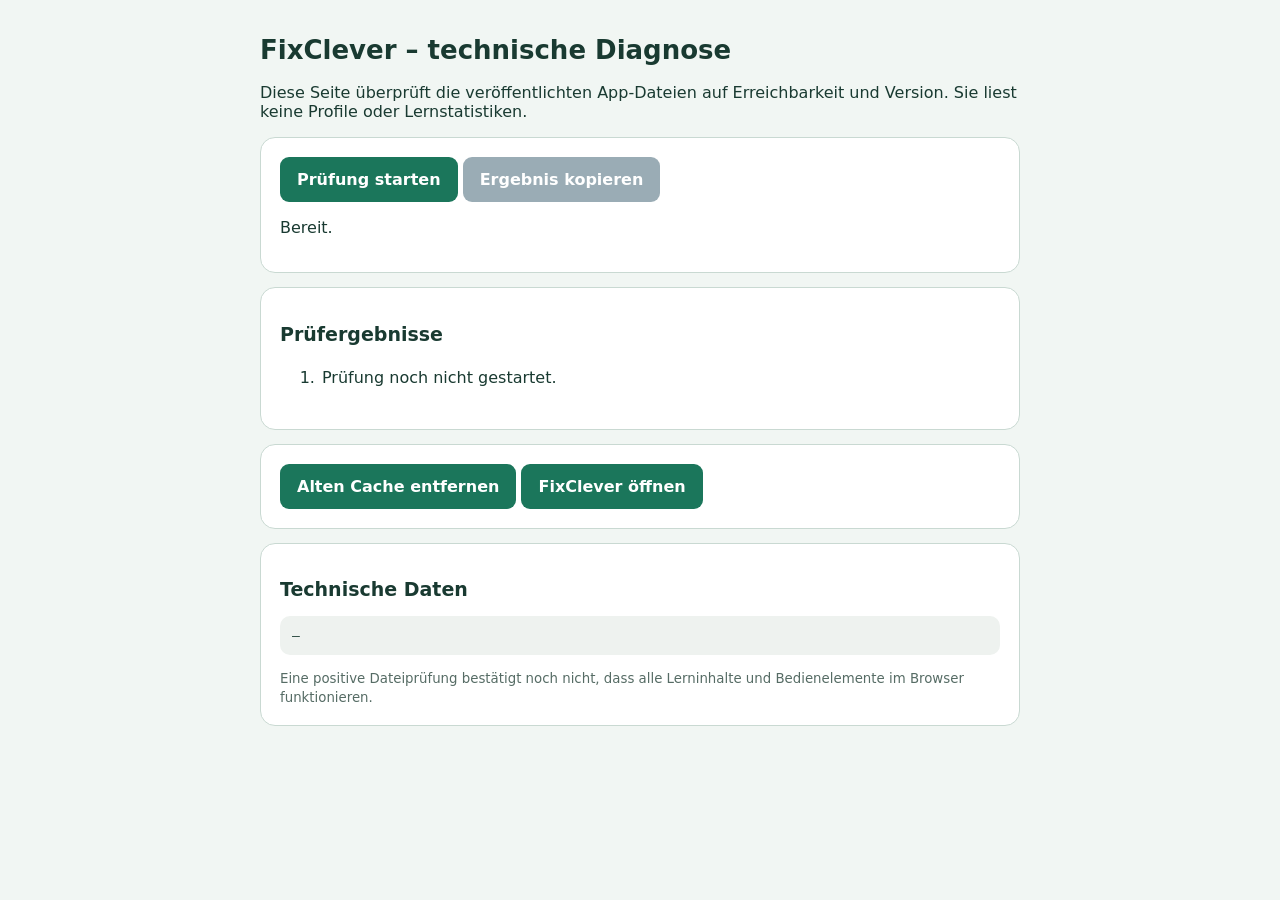
<file: diagnose.html>
<!doctype html>
<html lang="de"><head><meta charset="utf-8"><meta name="viewport" content="width=device-width, initial-scale=1">
<meta name="robots" content="noindex,nofollow"><title>FixClever – Technische Diagnose</title>
<style>
:root{font-family:system-ui,-apple-system,sans-serif;color:#193a31;background:#f1f6f3}
body{margin:0;padding:18px}main{max-width:760px;margin:auto}h1{font-size:26px}h2{font-size:19px}
section{background:white;padding:19px;border-radius:15px;margin:14px 0;border:1px solid #c9d9d2}
button,a.action{border:0;background:#1b765b;color:white;border-radius:9px;padding:13px 17px;font:inherit;font-weight:650;text-decoration:none;display:inline-block;cursor:pointer}
button:disabled{opacity:.5}.ok{color:#12613f}.bad{color:#a82c34}.pending{color:#6d6c64}
li{padding:7px 2px;overflow-wrap:anywhere}pre{white-space:pre-wrap;overflow-wrap:anywhere;background:#eef2ef;border-radius:10px;padding:12px;max-height:250px;overflow:auto}
small{color:#566c65}#copy{background:#385c6d}
</style></head><body><main>
<h1>FixClever – technische Diagnose</h1>
<p>Diese Seite überprüft die veröffentlichten App-Dateien auf Erreichbarkeit und Version. Sie liest keine Profile oder Lernstatistiken.</p>
<section><button id="go">Prüfung starten</button> <button id="copy" disabled>Ergebnis kopieren</button><p id="status" role="status">Bereit.</p></section>
<section><h2>Prüfergebnisse</h2><ol id="results"><li>Prüfung noch nicht gestartet.</li></ol></section>
<section><a class="action" href="./repair.html">Alten Cache entfernen</a> <a class="action" href="./index.html">FixClever öffnen</a></section>
<section><h2>Technische Daten</h2><pre id="detail">–</pre><small>Eine positive Dateiprüfung bestätigt noch nicht, dass alle Lerninhalte und Bedienelemente im Browser funktionieren.</small></section>
</main><script>
(()=>{
'use strict';
const files=['index.html','style.css','lessons.js','questions.js','curriculum-extra.js','fc231-inhalte.js',
'app.js','quiz.js','fc231-tests.js','fc233-lernhilfen.js','sw.js','version.json','fc300-suite.js','fc300-style.css','prepare-index.html','repair.html'];
const go=document.getElementById('go'),copy=document.getElementById('copy'),out=document.getElementById('results');
const status=document.getElementById('status'),details=document.getElementById('detail');
let report=[];
async function check(name){
 const ctl=new AbortController(),timer=setTimeout(()=>ctl.abort(),30000);
 try{
  const url=new URL('./'+name,location.href);url.searchParams.set('fc-diagnostic',String(Date.now()));
  const response=await fetch(url.href,{cache:'no-store',signal:ctl.signal});
  if(!response.ok)throw new Error('HTTP '+response.status);
  const text=await response.text();
  if(text.length<4)throw new Error('Datei ist leer');
  const problems=[];
  if(name==='index.html'&&!text.includes('fc233-progressive-loader'))problems.push('Startprogramm nicht gefunden');
  if(name==='fc231-tests.js'&&(!text.includes('authored-answers')||!text.includes('fc300-suite.js')))problems.push('FixClever 3.0.0 Erweiterungs-Lader fehlt');
  if(name==='sw.js'&&!text.includes('fixclever-core-3.0.0'))problems.push('3.0.0 Offline-Dienst noch nicht veröffentlicht');
  if(name==='version.json'){
   try{if(JSON.parse(text).version!=='3.0.0')problems.push('Versionsnummer ist nicht 3.0.0');}
   catch{problems.push('Ungültiges JSON');}
  }
  if(name==='fc231-inhalte.js'&&text.length<1000000)problems.push('Inhaltsdatei ist unerwartet klein');
  if(name==='fc300-suite.js'&&!text.includes('FixClever300'))problems.push('Lerncockpit 3.0 fehlt');
  if(name==='fc300-style.css'&&!text.includes('.fc300-dashboard'))problems.push('3.0.0 Design fehlt');
  if(problems.length)throw new Error(problems.join('; '));
  return {file:name,ok:true,characters:text.length};
 }catch(e){return{file:name,ok:false,error:e?.name==='AbortError'?'Zeitüberschreitung (30 Sekunden)':String(e?.message||e)};}
 finally{clearTimeout(timer);}
}
function render(){
 out.replaceChildren(...report.map(r=>{const li=document.createElement('li');li.className=r.ok?'ok':'bad';
  li.textContent=(r.ok?'OK – ':'FEHLER – ')+r.file+(r.ok?' ('+r.characters+' Zeichen)':' – '+r.error);return li;}));
 const fail=report.filter(r=>!r.ok).length;
 status.textContent='Geprüft: '+report.length+' / '+files.length+'. '+fail+' Auffälligkeiten.';
 details.textContent=JSON.stringify({checkedAt:new Date().toISOString(),location:location.href,results:report},null,2);
}
go.addEventListener('click',async()=>{
 go.disabled=true;copy.disabled=true;report=[];out.replaceChildren();status.textContent='Dateien werden geprüft …';
 for(const f of files){report.push(await check(f));render();}
 go.disabled=false;copy.disabled=false;
});
copy.addEventListener('click',async()=>{
 const data=details.textContent;
 try{await navigator.clipboard.writeText(data);status.textContent='Diagnosebericht kopiert.';}
 catch{status.textContent='Kopieren nicht möglich. Bitte den Bericht markieren und kopieren.';}
});
})();
</script></body></html>
</file>
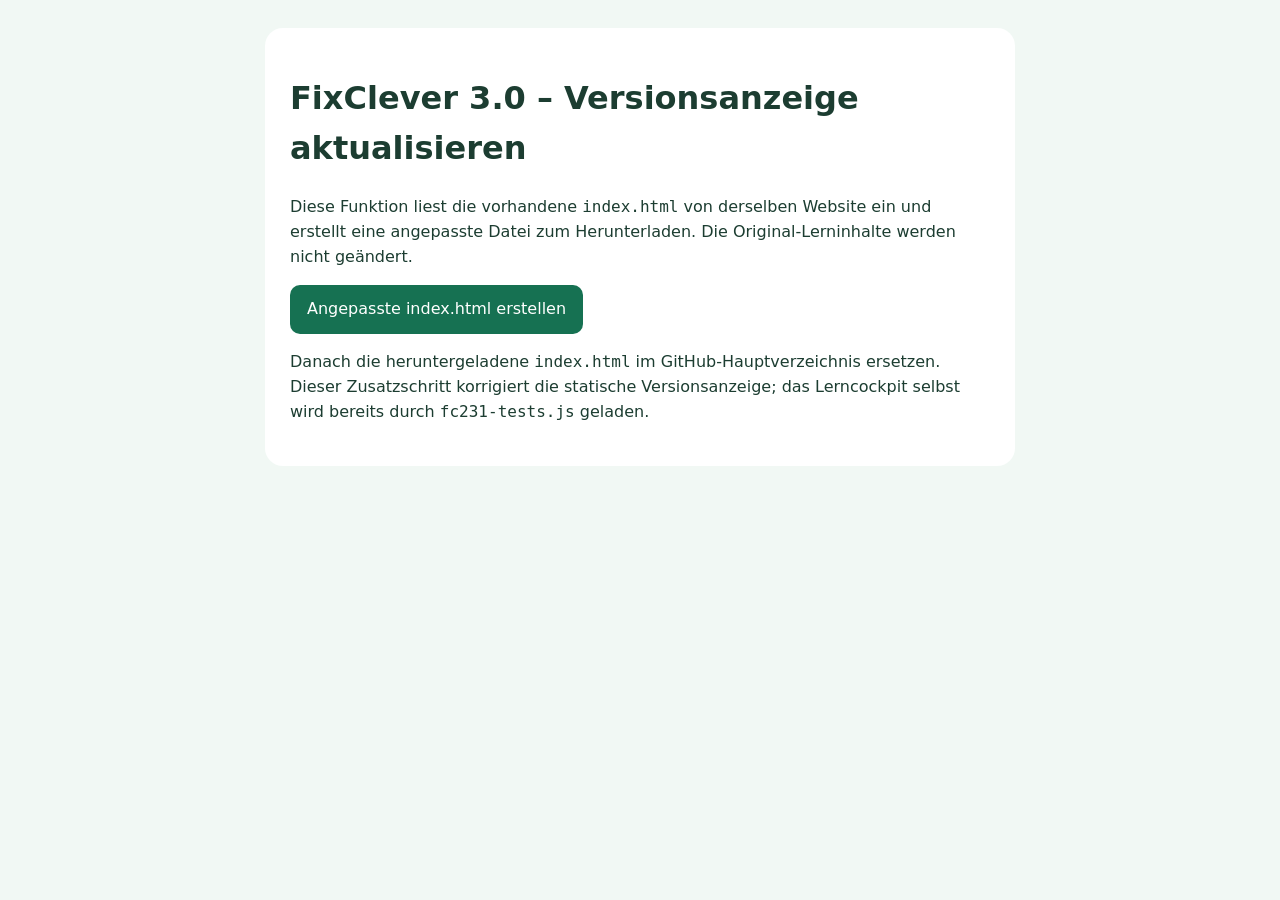
<file: prepare-index.html>
<!doctype html><html lang="de"><head><meta charset="utf-8"><meta name="viewport" content="width=device-width,initial-scale=1"><title>FixClever 3.0 – Index-Abgleich</title><style>body{font:16px/1.55 system-ui;background:#f1f8f4;color:#1c3d31;padding:20px}main{margin:auto;max-width:700px;background:white;border-radius:18px;padding:25px}button{border:0;border-radius:10px;background:#167152;color:white;font:inherit;padding:12px 17px;cursor:pointer}#state{white-space:pre-wrap}</style></head><body><main><h1>FixClever 3.0 – Versionsanzeige aktualisieren</h1><p>Diese Funktion liest die vorhandene <code>index.html</code> von derselben Website ein und erstellt eine angepasste Datei zum Herunterladen. Die Original-Lerninhalte werden nicht geändert.</p><button id="generate">Angepasste index.html erstellen</button><p id="state" role="status"></p><p>Danach die heruntergeladene <code>index.html</code> im GitHub-Hauptverzeichnis ersetzen. Dieser Zusatzschritt korrigiert die statische Versionsanzeige; das Lerncockpit selbst wird bereits durch <code>fc231-tests.js</code> geladen.</p></main><script>
const status=document.getElementById('state');
document.getElementById('generate').addEventListener('click',async()=>{
 try{status.textContent='Originaldatei wird geprüft …';const response=await fetch('./index.html?prepare='+Date.now(),{cache:'no-store'});if(!response.ok)throw Error('HTTP '+response.status);let html=await response.text();
 const meta=/<meta name="fixclever-version" content="(?:2\.3\.3|3\.0\.0)"/;
 if(!meta.test(html)||!html.includes('fc233-progressive-loader')||!html.includes('fc231-tests.js?v=2.3.3'))throw Error('Unbekannte Version der bestehenden Startdatei – kein automatisches Überschreiben.');
 html=html.replace(meta,'<meta name="fixclever-version" content="3.0.0"');
 if(!html.includes('id="fc300-preload"'))html=html.replace('</head>','<link id="fc300-preload" rel="preload" as="script" href="./fc231-inhalte.js?v=2.3.3"></head>');
 html=html.replace(/FixClever · Version 2\.3\.3/g,'FixClever · Version 3.0.0');
 html=html.replace(/FixClever 2\.3\.3/g,'FixClever 3.0.0');
 html=html.replace(/<h2>FixClever 2\.3\.3/g,'<h2>FixClever 3.0.0');
 // Leave ?v=2.3.3 code URLs intact: the 3.0 worker refreshes them online and reuses cached copies offline.
 const file=new Blob([html],{type:'text/html;charset=utf-8'}),url=URL.createObjectURL(file),a=document.createElement('a');a.href=url;a.download='index.html';document.body.append(a);a.click();a.remove();setTimeout(()=>URL.revokeObjectURL(url),60000);
 status.textContent='Fertig. Lade jetzt die erzeugte index.html nach GitHub hoch. Deine ursprünglichen Lerninhalte sind unverändert.';
 }catch(e){status.textContent='Abbruch: '+e.message;}
});
</script></body></html>
</file>
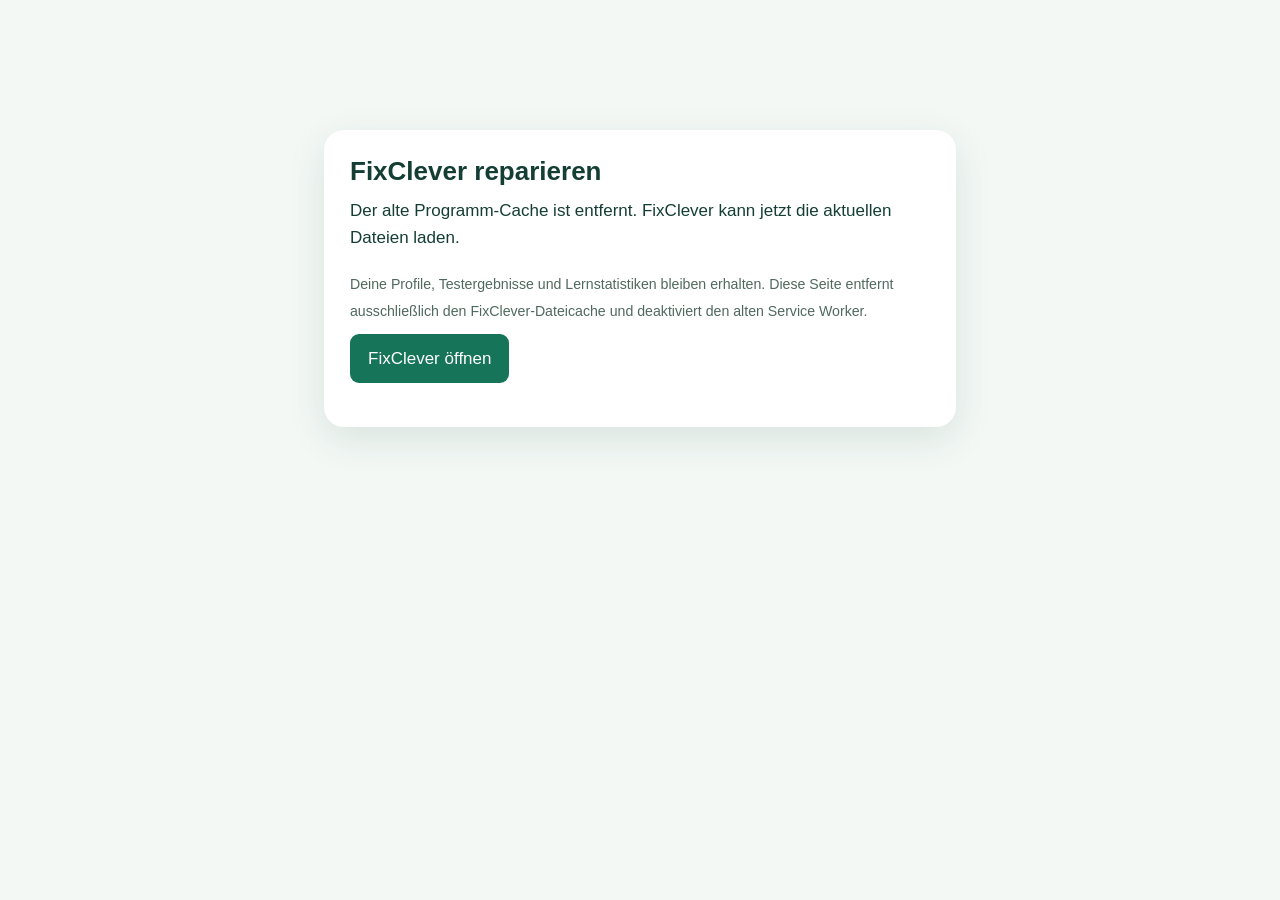
<file: repair.html>
<!doctype html>
<html lang="de">
<head>
<meta charset="utf-8">
<meta name="viewport" content="width=device-width,initial-scale=1">
<meta name="robots" content="noindex,nofollow">
<title>FixClever – Start reparieren</title>
<style>
body{margin:0;background:#f3f8f5;color:#143e34;font:17px/1.6 -apple-system,BlinkMacSystemFont,'Segoe UI',sans-serif;padding:22px}
main{max-width:580px;margin:12vh auto;background:#fff;border-radius:20px;padding:26px;box-shadow:0 12px 38px #163e341c}
h1{font-size:26px;line-height:1.2;margin:0 0 10px}button,a{display:inline-block;border:0;border-radius:9px;background:#167459;color:white;padding:11px 18px;font-weight:750;font:inherit;text-decoration:none;cursor:pointer}
p{margin:10px 0 18px}small{color:#50695e}
</style>
</head>
<body><main>
<h1>FixClever reparieren</h1>
<p id="status">Alten Programm-Cache entfernen …</p>
<small>Deine Profile, Testergebnisse und Lernstatistiken bleiben erhalten. Diese Seite entfernt ausschließlich den FixClever-Dateicache und deaktiviert den alten Service Worker.</small>
<p><button id="go" type="button" hidden>FixClever öffnen</button></p>
</main>
<script>
(async()=>{
 const status=document.getElementById('status'),go=document.getElementById('go');
 try{
  // Do NOT clear localStorage or indexedDB, which contain user data.
  if('serviceWorker' in navigator){
   const regs=await navigator.serviceWorker.getRegistrations();
   for(const reg of regs){
    if(reg.scope.startsWith(new URL('./',location.href).href))await reg.unregister();
   }
  }
  if('caches' in window){
   const names=await caches.keys();
   await Promise.all(names.filter(name=>name.startsWith('fixclever-')).map(name=>caches.delete(name)));
  }
  status.textContent='Der alte Programm-Cache ist entfernt. FixClever kann jetzt die aktuellen Dateien laden.';
 }catch(e){status.textContent='Automatische Bereinigung war nicht vollständig: '+e.message+' – Du kannst trotzdem die App neu öffnen.';}
 go.hidden=false;
 go.onclick=()=>location.replace('./index.html?fixclever_neustart='+Date.now());
})();
</script></body></html>
</file>
<file: style.css>
:root{font-family:ui-sans-serif,-apple-system,BlinkMacSystemFont,"Segoe UI",sans-serif;color:#213c32;background:#f7f8f3;font-synthesis:none;--bg:#f7f8f3;--surface:#fff;--ink:#213c32;--muted:#66776e;--border:#e3e8dd;--accent:#224d38;--hero:#e9f0db;--lime:#dbef9f;--soft:#f0f3e9;--reader-size:18px}*{box-sizing:border-box}body{margin:0}button,input,select{font:inherit}button,a,input,select{-webkit-tap-highlight-color:transparent}button{cursor:pointer}button:focus-visible,a:focus-visible,select:focus-visible,input:focus-visible{outline:3px solid #8273d1;outline-offset:4px}button{color:inherit}a{color:inherit}button:disabled{opacity:.5;cursor:default}[hidden]{display:none!important}.sidebar{width:246px;position:fixed;inset:0 auto 0 0;padding:34px 22px;border-right:1px solid var(--border);background:var(--surface);display:flex;flex-direction:column;z-index:10}.brand{display:flex;align-items:center;gap:10px;text-decoration:none;font-size:24px;font-weight:850;letter-spacing:-1px}.brand-symbol{width:43px;height:43px;background:var(--accent);color:#e1f4ac;border-radius:14px;display:flex;justify-content:center;align-items:center;font-size:38px;line-height:1;font-weight:900}.brand-symbol span{font-size:19px;color:#cfc5fb;align-self:flex-end;margin-bottom:5px;margin-left:-3px}.brand-caption{display:block;font-size:8px;font-weight:700;letter-spacing:1.2px;margin-top:4px}.side-label{font-size:10px;font-weight:750;letter-spacing:1.8px;color:var(--muted);margin:45px 12px 14px}.nav-button{border:0;background:transparent;width:100%;padding:13px 12px;text-align:left;border-radius:11px;font-size:14px;font-weight:600;display:flex;gap:12px;align-items:center;margin:3px 0}.nav-button span{font-size:21px;width:22px;text-align:center}.nav-button small{margin-left:auto;color:var(--muted);font-size:11px}.nav-button.active{background:var(--hero);color:var(--ink)}.nav-button:hover,.side-subject:hover{background:var(--soft)}.subject-heading{margin-top:35px}.side-subject{display:flex;align-items:center;gap:12px;border:0;background:none;width:100%;padding:11px 14px;border-radius:10px;text-align:left;font-size:14px}.subject-dot{width:9px;height:9px;border-radius:3px}.side-subject.selected{background:var(--soft);font-weight:750}.sidebar-bottom{margin-top:auto;padding:30px 12px 0;font-size:12px}.sidebar-bottom strong{font-size:12px}.sidebar-bottom p{line-height:1.8;color:var(--muted)}.privacy-dot{width:7px;height:7px;display:inline-block;border-radius:50%;background:#699747;margin-right:4px}.version{display:block;font-size:10px;color:var(--muted);margin-top:18px}.text-button{border:0;background:none;padding:0;font-size:12px;text-decoration:underline;text-underline-offset:3px;color:var(--muted)}.page{margin-left:246px}.topbar{height:86px;border-bottom:1px solid var(--border);padding:0 42px;display:flex;align-items:center;justify-content:space-between;gap:15px}.breadcrumb{font-size:12px;color:var(--muted)}.breadcrumb span{margin:0 12px;color:#a2aea6}.breadcrumb strong{color:var(--ink);font-weight:600}.top-actions{display:flex;align-items:center;gap:12px}.private-badge{font-size:11px;background:var(--soft);padding:7px 10px;border-radius:20px;color:var(--muted)}.grade-label{font-size:12px;margin-left:8px;font-weight:700}select{background:var(--surface);color:var(--ink);border:1px solid var(--border);padding:9px 30px 9px 12px;border-radius:9px;font-size:13px}main{max-width:1370px;margin:auto;padding:34px 42px 0}.hero{min-height:340px;position:relative;background:var(--hero);border-radius:23px;display:grid;grid-template-columns:1.2fr 1fr;overflow:hidden;padding:38px 42px}.eyebrow{font-size:10px;letter-spacing:1.9px;font-weight:750;color:var(--muted)}h1{font-size:clamp(38px,4.2vw,62px);line-height:1.03;letter-spacing:-2.8px;margin:19px 0 18px;font-weight:800}h1 em{font-style:normal;color:var(--accent)}.hero p{font-size:14px;line-height:1.8;max-width:370px;color:var(--muted)}.hero-cta{display:inline-flex;text-decoration:none;gap:24px;align-items:center;padding:14px 19px;border-radius:10px;background:var(--accent);color:white;font-weight:600;font-size:12px;margin-top:10px}.hero-cta span{font-size:18px}.hero-note{font-size:10px;color:var(--muted);margin-top:20px}.hero-note span{margin-right:6px}.hero-art{position:relative;min-height:290px;display:flex;align-items:center;justify-content:center}.orbit{position:absolute;border:1px solid #b9c8aa;border-radius:50%;width:305px;height:305px;opacity:.5}.orbit-two{width:240px;height:240px}.mascot{position:relative;width:163px;height:177px;background:#72925c;border:2px solid #355337;border-radius:65px 65px 55px 55px;transform:rotate(-8deg);box-shadow:12px 17px 0 #d2dec1}.mascot-top{position:absolute;top:-16px;width:100%;display:flex;justify-content:space-around}.mascot-top span{height:42px;width:44px;background:#72925c;clip-path:polygon(0 0,100% 25%,70% 100%)}.mascot-top span+span{transform:scaleX(-1)}.eyes{display:flex;position:relative;margin:28px 12px 0}.eyes i{width:70px;height:65px;background:#fcf9db;border-radius:50%;border:2px solid #355337;position:relative}.eyes i:after{content:'';position:absolute;top:20px;left:26px;width:17px;height:23px;background:#243a30;border-radius:50%}.eyes i:before{content:'';position:absolute;top:22px;left:29px;width:5px;height:7px;background:white;border-radius:50%;z-index:2}.beak{position:absolute;top:84px;left:68px;width:26px;height:23px;background:#e9af68;clip-path:polygon(0 0,100% 0,50% 100%)}.wing{position:absolute;top:100px;background:#5a7747;width:36px;height:70px;border-radius:70% 20%;border:2px solid #355337}.wing.left{left:-16px;transform:rotate(12deg)}.wing.right{right:-16px;transform:rotate(-35deg)}.belly{position:absolute;bottom:14px;left:50px;font-size:26px;font-weight:800;color:#e5edc8;transform:rotate(2deg);letter-spacing:-1px}.feet{position:absolute;bottom:-8px;display:flex;gap:44px;left:34px}.feet i{width:23px;height:12px;background:#e9af68;border-radius:9px;border:1px solid #355337}.float-note{z-index:2;position:absolute;box-shadow:0 5px 0 #20332b10;padding:17px 22px;border-radius:13px;font-weight:800;letter-spacing:-1px}.note-math{background:#fffbe9;top:27px;left:7px;transform:rotate(-10deg);font-size:29px}.note-math span{font-size:20px}.note-hello{background:#c7baea;right:-4px;bottom:65px;transform:rotate(10deg);font-size:24px}.note-hello span{padding-left:10px}.star{position:absolute;font-size:42px}.star-one{top:16px;right:27px;color:#8c80bd}.star-two{bottom:49px;left:15px;color:#6c8154}.art-caption{position:absolute;bottom:0;font-size:8px;letter-spacing:2px;color:var(--muted)}.section-heading{margin:34px 0 17px;display:flex;align-items:end;justify-content:space-between;gap:18px}h2{font-size:24px;letter-spacing:-.7px;margin:8px 0 0}h3{letter-spacing:-.3px}.small-muted{font-size:12px;line-height:1.6;color:var(--muted);margin:7px 0 0}.subjects{display:grid;grid-template-columns:repeat(5,1fr);gap:12px}.subject-card{position:relative;text-align:left;background:var(--surface);border:1px solid var(--border);padding:20px 16px 17px;border-radius:15px;transition:transform .15s,border .15s;min-width:0}.subject-card:hover{transform:translateY(-3px);border-color:var(--accent)}.subject-card.selected{outline:2px solid var(--accent);outline-offset:2px}.subject-icon{background:var(--tile);color:var(--tile-ink);width:42px;height:42px;display:flex;align-items:center;justify-content:center;font-size:22px;font-weight:750;border-radius:13px;margin-bottom:21px}.subject-card strong{display:block;font-size:15px;margin-bottom:5px}.subject-card small{font-size:10px;color:var(--muted)}.subject-arrow{position:absolute;right:13px;top:20px;font-size:15px;color:var(--muted)}.topic-heading{margin-top:38px}.clear-filter{border:1px solid var(--border);background:var(--surface);border-radius:8px;padding:8px 12px;font-size:11px}.search-row{display:flex;align-items:center;gap:18px}.search-box{display:flex;align-items:center;border:1px solid var(--border);background:var(--surface);border-radius:11px;padding:0 15px;gap:10px;flex:1}.search-box>span{font-size:27px;color:var(--muted)}.search-box input{width:100%;min-width:0;background:transparent;color:var(--ink);border:0;outline:0;padding:16px 0;font-size:13px}.search-box:focus-within{outline:2px solid var(--accent)}.search-box kbd{font-family:inherit;font-size:9px;border:1px solid var(--border);padding:3px 5px;color:var(--muted);border-radius:4px}.all-grades{font-size:11px;color:var(--muted);display:flex;align-items:center;gap:6px;white-space:nowrap}.all-grades input{accent-color:var(--accent);width:16px;height:16px}.results-meta{display:flex;justify-content:space-between;color:var(--muted);font-size:10px;margin:17px 0}.lesson-grid{display:grid;grid-template-columns:repeat(3,minmax(0,1fr));gap:14px}.lesson-card{display:flex;flex-direction:column;background:var(--surface);border:1px solid var(--border);border-radius:14px;padding:21px;text-align:left;position:relative;min-height:205px;transition:border-color .15s,transform .15s}.lesson-card:hover{border-color:var(--accent);transform:translateY(-2px)}.card-top{display:flex;align-items:center;justify-content:space-between;gap:6px;font-size:10px;color:var(--muted)}.subject-tag{font-size:10px;padding:5px 8px;border-radius:6px;background:var(--tile);color:var(--tile-ink);font-weight:650}.lesson-card h3{font-size:17px;line-height:1.3;margin:18px 0 9px}.lesson-card p{font-size:12px;line-height:1.7;margin:0 0 19px;color:var(--muted);display:-webkit-box;-webkit-line-clamp:2;-webkit-box-orient:vertical;overflow:hidden}.card-bottom{display:flex;align-items:center;gap:8px;margin-top:auto;font-size:10px;color:var(--muted)}.card-bottom .arrow{margin-left:auto;font-size:19px;color:var(--ink)}.empty{grid-column:1/-1;padding:50px 25px;text-align:center;border:1px dashed var(--border);border-radius:15px;background:var(--surface)}.empty p{color:var(--muted);font-size:14px;line-height:1.7}.resume{border:1px solid var(--border);border-radius:12px;background:var(--surface);padding:16px 20px;margin-top:22px;display:flex;align-items:center;gap:15px}.resume small{color:var(--muted);font-size:10px}.resume strong{display:block;font-size:13px;margin-top:3px}.resume button{margin-left:auto;background:var(--hero);border:0;border-radius:8px;padding:10px 15px;font-size:12px}.reader-top{display:flex;align-items:center;justify-content:space-between;margin-bottom:24px;gap:10px}.back-button,.secondary-button{background:var(--surface);border:1px solid var(--border);border-radius:9px;padding:11px 15px;font-size:12px}.reader-shell{max-width:850px;margin:0 auto}.reader-header{border-radius:20px;background:var(--hero);padding:36px}.reader-header h1{font-size:36px;line-height:1.15;letter-spacing:-1.2px;margin:21px 0 14px}.reader-meta{display:flex;align-items:center;gap:10px;font-size:11px;color:var(--muted)}.reader-tools{display:flex;align-items:center;flex-wrap:wrap;gap:8px;margin:21px 0}.reader-tools button{background:var(--surface);border:1px solid var(--border);border-radius:8px;padding:10px 12px;font-size:12px}.reader-tools button[aria-pressed=true]{background:var(--hero);border-color:var(--accent)}.reader-body{background:var(--surface);padding:34px;border:1px solid var(--border);border-radius:17px;line-height:1.85;font-size:var(--reader-size)}.reader-body h2{font-size:20px;margin:0 0 15px}.explain-step{display:flex;align-items:baseline;gap:16px;margin-bottom:16px}.step-number{flex:none;font-size:11px;display:inline-flex;align-items:center;justify-content:center;width:25px;height:25px;background:var(--soft);border-radius:50%;font-weight:750}.explain-step p{margin:0}.example-box,.tip-box{border-radius:13px;padding:23px;margin-top:25px}.example-box{background:var(--soft);border-left:3px solid #afa0d5}.tip-box{background:var(--hero);border-left:3px solid #84a55d}.example-box h3,.tip-box h3{font-size:11px;letter-spacing:1.4px;text-transform:uppercase;margin:0 0 12px}.example-box p,.tip-box p{margin:0;white-space:pre-line}.reader-end{display:flex;justify-content:space-between;gap:20px;align-items:center;margin-top:25px;padding-top:24px;border-top:1px solid var(--border)}.primary-button{border:0;background:var(--accent);color:#fff;padding:13px 18px;border-radius:10px;font-weight:600;font-size:13px}.reader-end p{font-size:11px;color:var(--muted);margin:0}.reader-nav{display:flex;gap:14px;justify-content:space-between;margin:23px 0}.reader-nav button{max-width:49%;text-align:left;line-height:1.5}.reader-nav small{display:block;font-size:10px;color:var(--muted);margin-bottom:4px}.reader-related{margin-top:35px}.reader-related h2{margin-bottom:18px}footer{padding:35px 0 25px;display:flex;align-items:center;justify-content:space-between;gap:15px;margin-top:30px;border-top:1px solid var(--border)}.footer-brand{font-size:12px;font-weight:750}.footer-brand span{font-size:10px;font-weight:400;color:var(--muted)}dialog{width:calc(100% - 30px);max-width:620px;border:1px solid var(--border);padding:34px;border-radius:20px;background:var(--surface);color:var(--ink);max-height:90vh}dialog::backdrop{background:#162f286b;backdrop-filter:blur(3px)}dialog p{font-size:14px;line-height:1.8;color:var(--muted)}dialog h3{font-size:17px;margin-top:25px}.dialog-close{position:absolute;right:15px;top:10px;border:0;background:none;font-size:28px}.toast{position:fixed;bottom:25px;left:50%;transform:translateX(-50%);background:var(--ink);color:var(--bg);border-radius:10px;padding:13px 20px;z-index:50;font-size:13px;box-shadow:0 5px 20px #0002;text-align:center;width:max-content;max-width:90%}
body[data-theme=junior]{--bg:#fffaf3;--surface:#fff;--ink:#383a3b;--muted:#706b65;--border:#eee1d1;--accent:#576c35;--hero:#f9eac8;--soft:#f8f3e9;background:var(--bg)}body[data-theme=junior] .hero{border-radius:30px}body[data-theme=junior] h1{letter-spacing:-1.5px}body[data-theme=junior] .subject-card{border-radius:22px;border-bottom-width:4px}body[data-theme=junior] .subject-icon{width:51px;height:51px;font-size:27px;border-radius:17px}body[data-theme=junior] .subject-card strong{font-size:17px}body[data-theme=junior] .lesson-card h3{font-size:19px}body[data-theme=junior] .reader-body{--reader-size:20px}body[data-theme=junior] .hero-art{transform:rotate(3deg)}
body[data-theme=senior]{--bg:#161d2b;--surface:#202939;--ink:#edf0f6;--muted:#b1bdce;--border:#354055;--accent:#b4a6ee;--hero:#2b314a;--soft:#2a3446;--lime:#c9bafa;background:var(--bg)}body[data-theme=senior] .hero-cta,body[data-theme=senior] .primary-button{color:#1b2436}body[data-theme=senior] .brand-symbol{background:#b4a6ee;color:#252d42}body[data-theme=senior] .brand-symbol span{color:#fff}body[data-theme=senior] .hero{border-radius:16px}body[data-theme=senior] .hero-art .mascot{background:#7a79a6;border-color:#b8b8d7;box-shadow:12px 17px 0 #383e59;border-radius:50px 50px 30px 30px}body[data-theme=senior] .mascot-top span{background:#7a79a6}body[data-theme=senior] .wing{background:#62638c;border-color:#999aba}body[data-theme=senior] .belly{color:#eeedfc}body[data-theme=senior] .float-note{color:#24362f}body[data-theme=senior] .orbit{border-color:#78809f}body[data-theme=senior] .subject-card,body[data-theme=senior] .lesson-card{border-radius:10px}body[data-theme=senior] .star-one{color:#c0b2ed}body[data-theme=senior] .star-two{color:#cadd98}
@media(min-width:1500px){main{padding-top:42px}.hero{min-height:390px}.hero-art{min-height:320px}}@media(max-width:1150px){.sidebar{width:205px;padding:30px 16px}.brand{font-size:21px}.brand-caption{font-size:6px}.page{margin-left:205px}main{padding:25px}.topbar{padding:0 25px}.hero{padding:30px;grid-template-columns:1.1fr 1fr}.hero-art{transform:scale(.85);transform-origin:center}.subjects{gap:8px}.subject-card{padding:15px 10px}.lesson-grid{grid-template-columns:repeat(2,minmax(0,1fr))}.subject-arrow{right:8px}.hero p{font-size:13px}.sidebar-bottom{padding-left:5px}}@media(max-width:850px){.sidebar{position:relative;width:100%;height:auto;display:flex;flex-direction:row;align-items:center;justify-content:space-between;padding:15px 22px;border-right:0;border-bottom:1px solid var(--border);gap:10px}.sidebar .side-label,.sidebar #side-subjects,.sidebar-bottom{display:none}.sidebar nav{display:flex;gap:5px}.nav-button{width:auto;font-size:0;gap:0;padding:10px}.nav-button span{font-size:22px}.nav-button small{font-size:10px;margin-left:5px}.brand{font-size:22px}.brand-caption{font-size:7px}.page{margin-left:0}.topbar{height:65px}.hero-art{transform:scale(.85)}.hero h1{font-size:48px}.hero{min-height:345px}.sidebar .nav-button{position:relative}.nav-button[title]:hover:after{content:attr(title);font-size:11px;position:absolute;top:100%;right:0;background:var(--surface);padding:8px;white-space:nowrap;border:1px solid var(--border)}}@media(max-width:590px){.sidebar{padding:13px 17px}.brand-symbol{width:36px;height:36px;font-size:30px}.brand{font-size:21px}.brand-caption{font-size:6px;letter-spacing:1px}.nav-button{padding:9px}.nav-button small{display:none}.topbar{padding:0 19px;height:61px}.breadcrumb{font-size:10px}.breadcrumb>span{margin:0 6px}.top-actions{gap:7px}.private-badge{font-size:9px;padding:5px 7px}.grade-label{display:none}select{padding:8px 20px 8px 9px;font-size:12px}main{padding:20px 17px 0}.hero{padding:26px 24px;display:block;min-height:0;overflow:hidden}.hero-copy{position:relative;z-index:3}.hero .eyebrow{font-size:8px;letter-spacing:1.3px}.hero h1{font-size:43px;letter-spacing:-1.8px;max-width:220px;margin-top:20px}.hero p{max-width:245px;font-size:12px}.hero p br{display:none}.hero-cta{padding:13px 14px;gap:14px;font-size:11px}.hero-note{font-size:9px;max-width:240px}.hero-art{position:absolute;width:260px;height:280px;right:-108px;top:-15px;transform:scale(.65);transform-origin:center;opacity:.55;pointer-events:none}.hero-art .float-note,.hero-art .art-caption,.hero-art .star{display:none}body[data-theme=junior] .hero-art{transform:scale(.65) rotate(3deg)}.hero-copy p,.hero-cta,.hero-note{position:relative;z-index:2}.hero-copy p{max-width:230px}.section-heading{margin-top:27px}h2{font-size:21px}.eyebrow{font-size:8px;letter-spacing:1.5px}.small-muted{font-size:11px}.subjects{grid-template-columns:repeat(5,minmax(0,1fr));gap:6px}.subject-card{padding:12px 3px;text-align:center;border-radius:11px;min-height:104px}.subject-icon{width:35px;height:35px;font-size:19px;margin:0 auto 12px;border-radius:10px}.subject-card strong{font-size:10px;letter-spacing:-.1px}.subject-card small{font-size:8px}.subject-arrow{display:none}body[data-theme=junior] .subject-card{border-radius:13px}body[data-theme=junior] .subject-icon{width:37px;height:37px;font-size:22px;border-radius:12px}body[data-theme=junior] .subject-card strong{font-size:10px}.search-row{display:block}.all-grades{margin-top:12px}.search-box input{font-size:12px}.lesson-grid{grid-template-columns:1fr;gap:10px}.lesson-card{min-height:170px;padding:19px}.lesson-card h3{font-size:18px;margin-top:15px}.lesson-card p{font-size:13px}.card-bottom{font-size:11px}.results-meta{font-size:9px}.clear-filter{font-size:9px;padding:7px}.topic-heading{align-items:start}.topic-heading>div{min-width:0}.reader-top{margin-bottom:17px}.reader-top .small-muted{font-size:10px}.reader-header{padding:25px 22px;border-radius:15px}.reader-header h1{font-size:29px}.reader-body{padding:23px 19px;font-size:var(--reader-size);line-height:1.85}.reader-tools{gap:6px}.reader-tools button{font-size:11px;padding:9px 10px}.example-box,.tip-box{padding:18px}.explain-step{gap:10px}.step-number{width:22px;height:22px}.reader-end{flex-direction:column;align-items:start;gap:12px}.reader-nav{gap:8px}.reader-nav button{padding:10px;font-size:11px}.resume{padding:14px;gap:8px}.resume strong{font-size:12px}.resume button{font-size:10px;white-space:nowrap;padding:9px}.footer-brand span{display:none}footer .text-button{font-size:10px}dialog{padding:29px 23px}.topbar .breadcrumb strong{max-width:80px;display:inline-block;white-space:nowrap;overflow:hidden;text-overflow:ellipsis;vertical-align:bottom}}
@media(prefers-reduced-motion:reduce){*{scroll-behavior:auto!important;transition:none!important}}@media print{body{background:#fff!important;color:#000!important}.sidebar,.topbar,footer,.reader-top,.reader-tools,.reader-nav,.reader-related,.reader-end,#overview,#topics,dialog,.toast{display:none!important}.page{margin:0}main{padding:0;max-width:none}.reader-header,.reader-body,.example-box,.tip-box{background:#fff!important;color:#000!important;border-color:#bbb;box-shadow:none}.reader-header{padding:0 0 20px}.reader-header h1{color:#000}.reader-body{padding:0;border:0;font-size:12pt}.reader-meta{color:#444}.reader-body h2,.reader-body h3{break-after:avoid}.example-box,.tip-box{break-inside:avoid}.reader-shell{max-width:none}}
/* FixClever 1.1 – persönliche Lernwege und Tests */
.profile-button{border:1px solid var(--border);background:var(--surface);color:var(--ink);border-radius:20px;padding:8px 12px;max-width:190px;overflow:hidden;text-overflow:ellipsis;white-space:nowrap;font-size:12px;font-weight:650}.personal-greeting{display:block;background:none;border:0;padding:0;margin:0 0 14px;font-size:12px;color:var(--ink);font-weight:650;text-align:left}.test-invite{display:flex;align-items:center;justify-content:space-between;gap:22px;padding:25px;background:var(--hero);border:1px solid var(--border);border-radius:15px;margin-top:24px}.test-invite h2{font-size:21px}.test-invite p{font-size:12px;line-height:1.7;color:var(--muted);margin-bottom:0}.test-invite button{flex:none}.quiz-head h1,.result-hero h1,.stats-shell h1{font-size:36px;line-height:1.15;letter-spacing:-1px}.quiz-head p,.result-hero p{line-height:1.8;color:var(--muted);font-size:14px}.quiz-progress{display:flex;justify-content:space-between;font-size:12px;margin:25px 0 8px}.quiz-head progress{width:100%;height:9px;appearance:none;border:0;background:var(--border);border-radius:20px}.quiz-head progress::-webkit-progress-bar{background:var(--border);border-radius:20px}.quiz-head progress::-webkit-progress-value{background:var(--accent);border-radius:20px}.quiz-head progress::-moz-progress-bar{background:var(--accent);border-radius:20px}.question-box{background:var(--surface);border:1px solid var(--border);border-radius:20px;margin-top:26px;padding:28px}.question-header{display:flex;justify-content:space-between;align-items:center;gap:12px}.question-header .subject-tag{background:var(--soft);color:var(--ink)}.question-box h2{font-size:24px;line-height:1.5;margin:25px 0;white-space:pre-line}.answer-options{border:0;padding:0;margin:0;display:flex;flex-direction:column;gap:12px}.answer-option{display:flex;align-items:center;gap:13px;border:2px solid var(--border);border-radius:12px;padding:16px;cursor:pointer;font-size:17px;line-height:1.6}.answer-option.chosen{border-color:var(--accent);background:var(--hero)}.answer-option:focus-within{outline:3px solid #9b8ce1;outline-offset:2px}.answer-option input{accent-color:var(--accent);width:18px;height:18px;flex:none}.option-letter{font-size:12px;font-weight:750;color:var(--muted)}.question-dots{display:grid;grid-template-columns:repeat(10,1fr);gap:8px;margin:25px 0}.question-dots button{min-height:38px;border:1px solid var(--border);background:var(--surface);color:var(--ink);border-radius:8px;font-size:12px}.question-dots button.answered{background:var(--hero)}.question-dots button.current{outline:2px solid var(--accent);outline-offset:2px;font-weight:800}.quiz-controls{display:flex;align-items:center;justify-content:space-between;gap:12px;margin:22px 0}.grade-key{margin:28px 0;border:1px solid var(--border);padding:18px;border-radius:12px;background:var(--surface);font-size:13px}.grade-key summary{cursor:pointer;font-weight:650}.grade-key p{color:var(--muted);font-size:12px;line-height:1.8}.grade-key table{width:100%;border-collapse:collapse;margin-top:16px;text-align:left}.grade-key th,.grade-key td{padding:10px 6px;border-bottom:1px solid var(--border);font-size:12px}.result-hero{background:var(--hero);border-radius:20px;padding:30px}.result-numbers{display:grid;grid-template-columns:repeat(4,minmax(0,1fr));gap:14px;margin:27px 0}.result-numbers>div{display:flex;flex-direction:column;gap:8px;min-width:0}.result-numbers strong{font-size:44px;letter-spacing:-2px;line-height:1.1}.result-numbers strong small{font-size:18px;letter-spacing:0;font-weight:600}.result-numbers span{font-size:11px;color:var(--muted);line-height:1.5}.review-nudge{border:1px solid var(--border);background:var(--surface);border-radius:14px;padding:22px;margin-top:24px}.review-nudge strong{font-size:19px;line-height:1.5}.review-nudge p{font-size:13px}.answers-heading{margin:36px 0 20px}.answer-review{display:grid;gap:14px}.review-card{padding:22px;border:1px solid var(--border);background:var(--surface);border-radius:14px;border-left:4px solid #7b9954}.review-card.incorrect{border-left-color:#c18d51}.review-status{font-size:11px;font-weight:700;color:var(--muted)}.review-card h3{font-size:17px;line-height:1.5;margin:12px 0}.review-card p{font-size:14px;line-height:1.8}.solution-explanation{background:var(--soft);border-radius:9px;padding:14px;margin-bottom:0}.stats-shell{max-width:1040px;margin:0 auto}.stats-filters{display:flex;gap:16px;margin:26px 0}.stats-filters label{display:flex;flex-direction:column;gap:8px;font-size:12px;min-width:0}.stats-filters label+label{flex:1}.stats-filters select{max-width:100%}.stat-grid{display:grid;grid-template-columns:repeat(4,minmax(0,1fr));gap:13px}.stat-grid>div{background:var(--surface);border:1px solid var(--border);padding:21px;border-radius:14px;display:flex;flex-direction:column;gap:13px}.stat-grid span{font-size:11px;color:var(--muted);line-height:1.5}.stat-grid strong{font-size:35px;letter-spacing:-1px}.stat-grid small{font-size:10px;color:var(--muted);line-height:1.5}.stats-panel{background:var(--surface);border:1px solid var(--border);border-radius:16px;padding:24px;margin:22px 0}.stats-panel h2{margin:0 0 22px;font-size:21px}.subject-stats{display:flex;flex-direction:column;gap:20px}.subject-stat{display:grid;grid-template-columns:85px 1fr 50px;align-items:center;gap:10px;font-size:13px}.subject-stat small{grid-column:2/4;color:var(--muted);font-size:10px}.bar-track{height:12px;background:var(--soft);border-radius:20px;overflow:hidden}.bar-track>div{height:100%;border-radius:20px}.subject-stat strong{text-align:right;font-size:12px}.table-scroll{overflow-x:auto}.attempt-table{border-collapse:collapse;width:100%;text-align:left;font-size:12px}.attempt-table td,.attempt-table th{padding:15px 9px;border-bottom:1px solid var(--border)}.attempt-table td:first-child{min-width:160px}.attempt-table strong{font-size:12px}.attempt-table small{display:block;font-size:10px;color:var(--muted);margin-top:6px}.attempt-table .text-button{white-space:nowrap}.grade-pill{display:inline-flex;justify-content:center;align-items:center;border-radius:8px;background:var(--hero);width:29px;height:29px;font-weight:750}.grade-5,.grade-6{background:#f3dfc8;color:#694622}.stats-actions{display:flex;flex-wrap:wrap;align-items:center;gap:25px;margin:25px 0}.danger-text{color:#a04438}.profile-list{display:flex;flex-direction:column;gap:9px;margin:22px 0}.profile-choice{display:flex;align-items:center;gap:14px;width:100%;padding:13px;border:1px solid var(--border);border-radius:13px;background:var(--surface);text-align:left}.profile-choice.selected{border-color:var(--accent);background:var(--hero)}.profile-avatar{background:var(--hero);width:40px;height:40px;border-radius:50%;display:flex;align-items:center;justify-content:center;font-size:20px;font-weight:700;flex:none}.profile-choice small{display:block;margin-top:4px;font-size:11px;color:var(--muted)}.profile-choice>span:last-child{margin-left:auto}.profile-choice strong{overflow-wrap:anywhere}#new-profile,#rename-profile{display:flex;flex-direction:column;gap:10px;margin:20px 0}#new-profile label,#rename-profile label,.import-area>label{font-size:12px;font-weight:700}#new-profile input,#rename-profile input{border:1px solid var(--border);background:var(--surface);color:var(--ink);padding:13px;border-radius:8px;font-size:16px}#new-profile button{margin-top:9px}.form-error{color:#af463e!important;font-size:12px!important;margin:0}.profile-edit{border-top:1px solid var(--border);padding:20px 0;margin-top:20px;font-size:13px}.profile-edit summary{cursor:pointer}.import-area{padding-top:22px;border-top:1px solid var(--border);margin-top:22px}.import-area input{display:block;max-width:100%;font-size:12px;margin-top:12px}.sr-only{position:absolute;width:1px;height:1px;margin:-1px;padding:0;overflow:hidden;clip:rect(0,0,0,0);white-space:nowrap;border:0}body[data-theme=junior] .question-box h2{font-size:25px}body[data-theme=junior] .answer-option{font-size:20px;padding:18px}body[data-theme=senior] .danger-text{color:#f4aca4}
@media(max-width:850px){.sidebar nav{gap:0}.nav-button{padding:8px}.stat-grid{grid-template-columns:repeat(2,minmax(0,1fr))}.test-invite{align-items:start;flex-direction:column}.sidebar nav .nav-button[data-quiz-action]{font-size:0}.sidebar nav .nav-button[data-quiz-action] span{font-size:22px}}
@media(max-width:590px){.profile-button{font-size:11px;max-width:120px;padding:7px 9px}.sidebar{gap:5px}.nav-button{padding:7px}.brand{font-size:19px}.brand-caption{font-size:5px}.brand-symbol{width:32px;height:32px}.personal-greeting{font-size:11px;max-width:230px}.question-box{padding:22px 17px}.question-box h2{font-size:20px}body[data-theme=junior] .question-box h2{font-size:22px}.quiz-head h1,.result-hero h1,.stats-shell h1{font-size:29px}.question-header .secondary-button{font-size:10px;padding:9px}.answer-option{font-size:16px;padding:13px;gap:9px}body[data-theme=junior] .answer-option{font-size:18px;padding:14px}.question-dots{gap:5px}.question-dots button{font-size:10px;min-height:35px}.result-hero{padding:25px 20px}.result-numbers{grid-template-columns:repeat(2,minmax(0,1fr));gap:24px}.result-numbers strong{font-size:39px}.stat-grid{gap:10px}.stat-grid>div{padding:17px}.stat-grid strong{font-size:30px}.stats-panel{padding:18px}.stats-filters{flex-direction:column;gap:12px}.subject-stat{grid-template-columns:70px 1fr 40px;font-size:12px}.stats-panel h2{font-size:19px}.grade-key th,.grade-key td{font-size:11px;padding:9px 4px}.quiz-controls button{font-size:12px;padding:12px}.test-invite{padding:21px}.test-invite h2{font-size:20px}.review-card{padding:19px}.review-card h3{font-size:16px}.review-nudge{padding:18px}.review-nudge strong{font-size:17px}.attempt-table th,.attempt-table td{padding:13px 7px}}
</file>
